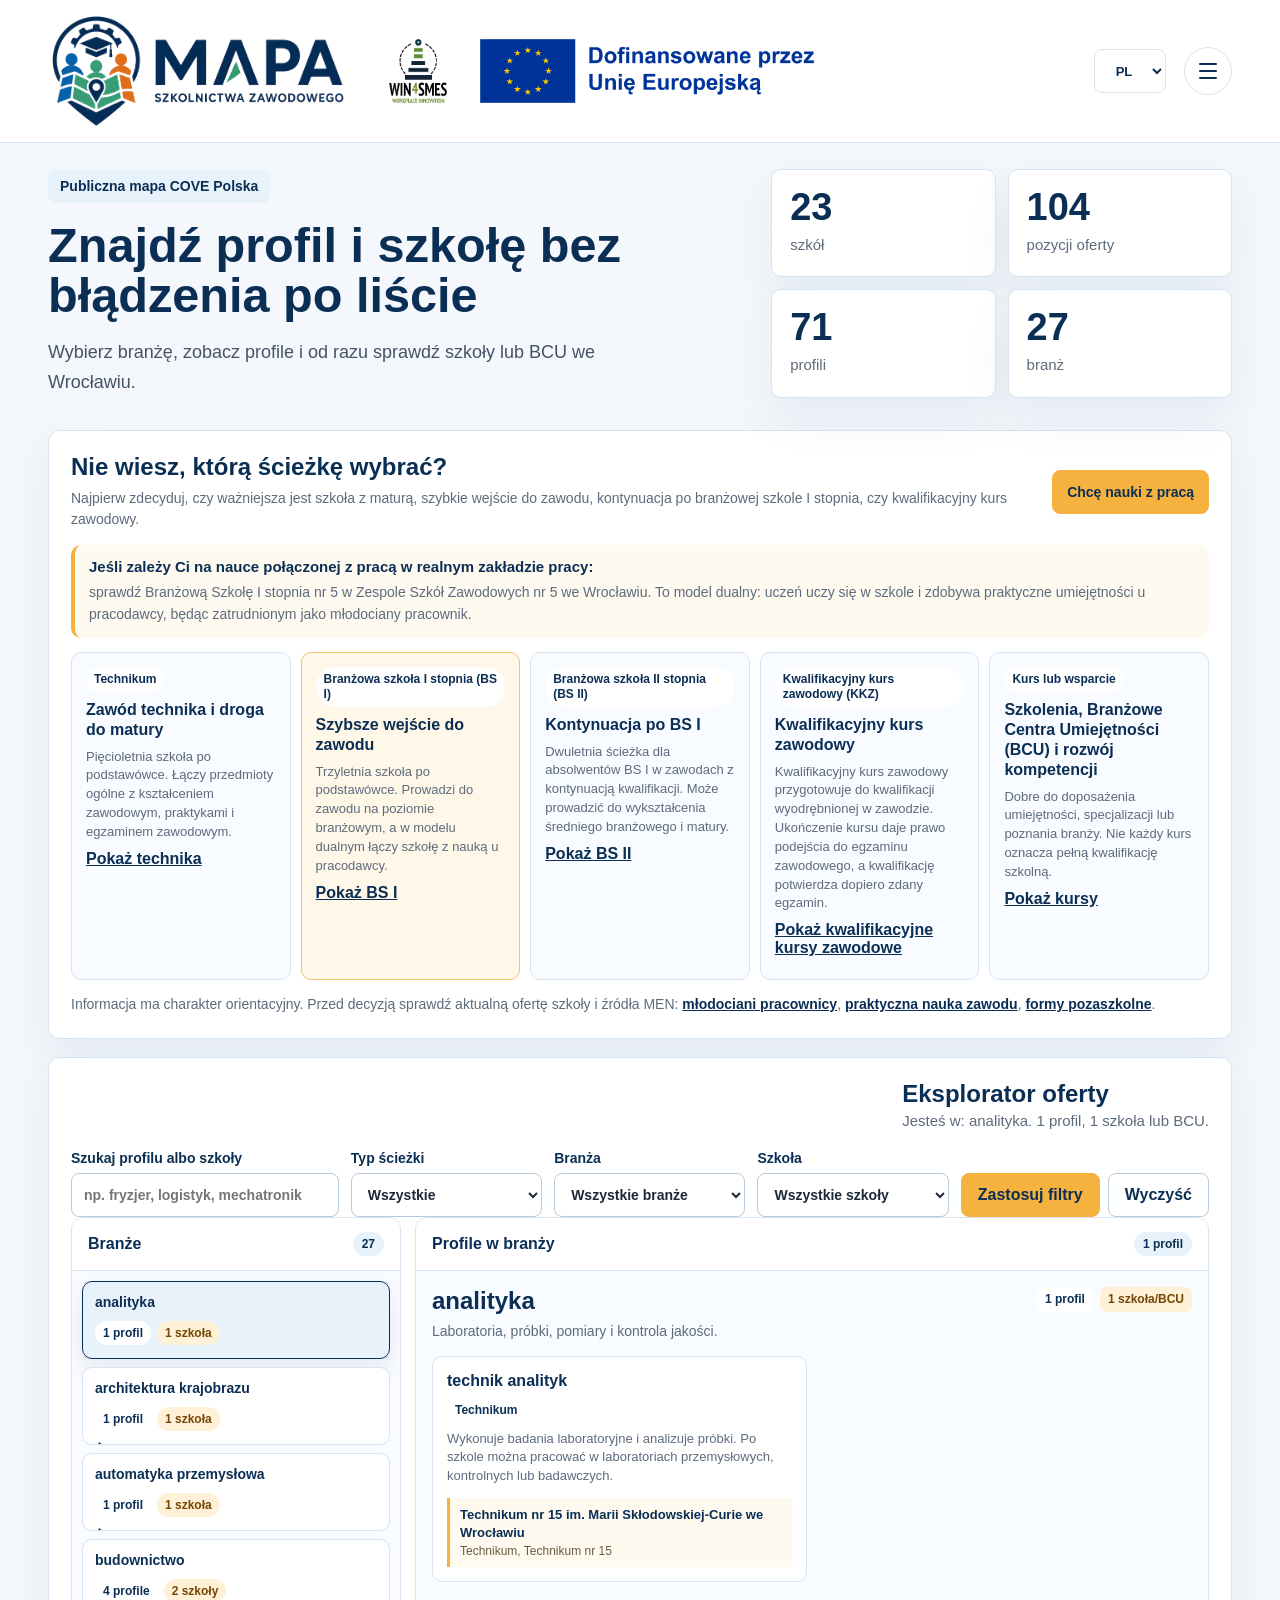
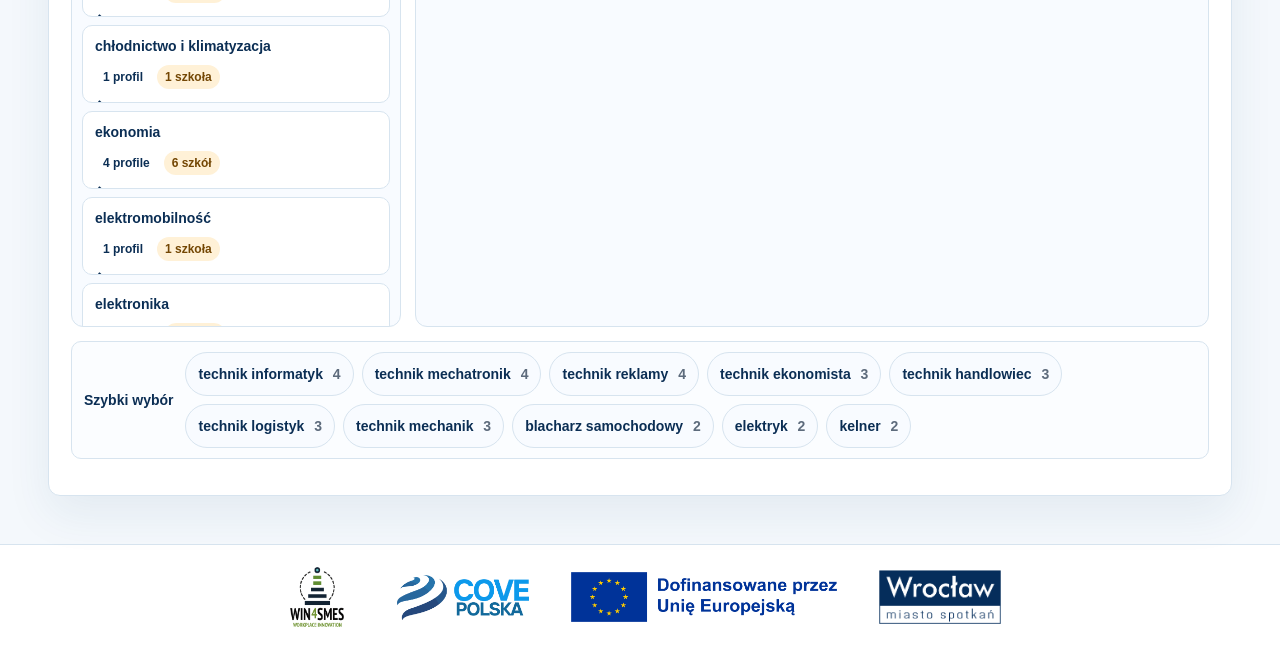
<file: index.html>
<!doctype html>
<html lang="pl">
  <head>
    <meta charset="utf-8">
    <meta name="viewport" content="width=device-width, initial-scale=1">
    <title>Mapa szkolnictwa sektorowego we Wrocławiu</title>
    <meta name="description" content="Publiczna mapa profili, szkół i ścieżek sektorowych we Wrocławiu.">
    <link rel="icon" href="assets/map-logo.png">
    <link rel="stylesheet" href="styles.css">
  </head>
  <body>
    <header class="site-header">
      <div class="header-brand-row">
        <a class="brand" href="./" aria-label="Mapa szkolnictwa sektorowego we Wrocławiu">
          <img src="assets/map-logo.png" alt="Mapa szkolnictwa zawodowego" class="brand-logo">
        </a>
        <div class="header-logos" aria-label="Projekt i finansowanie">
          <a class="logo-slot small" href="https://win4smes.eu/" target="_blank" rel="noopener" aria-label="WIN4SMEs">
            <img src="assets/win4smes-tight.png" alt="WIN4SMEs">
          </a>
          <a class="logo-slot wide" href="https://ec.europa.eu/info/funding-tenders/opportunities/portal/screen/home" target="_blank" rel="noopener" aria-label="Dofinansowane przez Unię Europejską">
            <img src="assets/eu-cofunded-pl-tight.png" alt="Dofinansowane przez Unię Europejską">
          </a>
        </div>
      </div>
      <label class="language-label">
        <span>Język strony</span>
        <select id="languageSelect" name="lang" autocomplete="off" aria-label="Język strony">
          <option value="pl">PL</option>
          <option value="en">EN</option>
          <option value="uk">UA</option>
          <option value="ru">RU</option>
          <option value="be">BE</option>
        </select>
      </label>
      <details class="menu-dropdown">
        <summary aria-label="Otwórz menu">
          <span></span>
          <span></span>
          <span></span>
        </summary>
        <nav class="top-actions" aria-label="Główne linki">
          <a href="./">Mapa</a>
          <a href="./branze.html">Branże</a>
          <a href="./sciezki.html">Ścieżki</a>
          <a href="./szkoly.html">Szkoły</a>
          <a href="./talent-explorer.html">Talent Explorer</a>
        </nav>
      </details>
    </header>

    <main>
      <section class="hero compact-hero">
        <div class="hero-copy">
          <p class="service-label">Publiczna mapa COVE Polska</p>
          <h1>Znajdź profil i szkołę bez błądzenia po liście</h1>
          <p class="lead">
            Wybierz branżę, zobacz profile i od razu sprawdź szkoły lub BCU we Wrocławiu.
          </p>
        </div>
        <div class="hero-panel" aria-label="Podsumowanie mapy">
          <div class="stat">
            <strong id="stat-schools">0</strong>
            <span>szkół</span>
          </div>
          <div class="stat">
            <strong id="stat-programs">0</strong>
            <span>pozycji oferty</span>
          </div>
          <div class="stat">
            <strong id="stat-profiles">0</strong>
            <span>profili</span>
          </div>
          <div class="stat">
            <strong id="stat-branches">0</strong>
            <span>branż</span>
          </div>
        </div>
      </section>

      <section class="path-guide" id="sciezki" aria-labelledby="path-title">
        <div class="path-guide-intro">
          <div>
            <h2 id="path-title">Nie wiesz, którą ścieżkę wybrać?</h2>
            <p>
              Najpierw zdecyduj, czy ważniejsza jest szkoła z maturą, szybkie wejście do zawodu,
              kontynuacja po branżowej szkole I stopnia, czy kwalifikacyjny kurs zawodowy.
            </p>
          </div>
          <a class="path-cta" href="?educationType=bs_i&school=Zesp%C3%B3%C5%82%20Szk%C3%B3%C5%82%20Zawodowych%20nr%205%20we%20Wroc%C5%82awiu#branze">
            Chcę nauki z pracą
          </a>
        </div>

        <div class="dual-note">
          <strong>Jeśli zależy Ci na nauce połączonej z pracą w realnym zakładzie pracy:</strong>
          <p>
            sprawdź Branżową Szkołę I stopnia nr 5 w Zespole Szkół Zawodowych nr 5 we Wrocławiu.
            To model dualny: uczeń uczy się w szkole i zdobywa praktyczne umiejętności u pracodawcy,
            będąc zatrudnionym jako młodociany pracownik.
          </p>
        </div>

        <div class="pathway-grid" aria-label="Porównanie typów ścieżek">
          <article class="pathway-card">
            <span>Technikum</span>
            <h3>Zawód technika i droga do matury</h3>
            <p>Pięcioletnia szkoła po podstawówce. Łączy przedmioty ogólne z kształceniem zawodowym, praktykami i egzaminem zawodowym.</p>
            <a href="?educationType=technikum#branze">Pokaż technika</a>
          </article>
          <article class="pathway-card highlight">
            <span>Branżowa szkoła I stopnia (BS I)</span>
            <h3>Szybsze wejście do zawodu</h3>
            <p>Trzyletnia szkoła po podstawówce. Prowadzi do zawodu na poziomie branżowym, a w modelu dualnym łączy szkołę z nauką u pracodawcy.</p>
            <a href="?educationType=bs_i#branze">Pokaż BS I</a>
          </article>
          <article class="pathway-card">
            <span>Branżowa szkoła II stopnia (BS II)</span>
            <h3>Kontynuacja po BS I</h3>
            <p>Dwuletnia ścieżka dla absolwentów BS I w zawodach z kontynuacją kwalifikacji. Może prowadzić do wykształcenia średniego branżowego i matury.</p>
            <a href="?educationType=bs_ii#branze">Pokaż BS II</a>
          </article>
          <article class="pathway-card">
            <span>Kwalifikacyjny kurs zawodowy (KKZ)</span>
            <h3>Kwalifikacyjny kurs zawodowy</h3>
            <p>Kwalifikacyjny kurs zawodowy przygotowuje do kwalifikacji wyodrębnionej w zawodzie. Ukończenie kursu daje prawo podejścia do egzaminu zawodowego, a kwalifikację potwierdza dopiero zdany egzamin.</p>
            <a href="?educationType=kkz#branze">Pokaż kwalifikacyjne kursy zawodowe</a>
          </article>
          <article class="pathway-card">
            <span>Kurs lub wsparcie</span>
            <h3>Szkolenia, Branżowe Centra Umiejętności (BCU) i rozwój kompetencji</h3>
            <p>Dobre do doposażenia umiejętności, specjalizacji lub poznania branży. Nie każdy kurs oznacza pełną kwalifikację szkolną.</p>
            <a href="?educationType=kurs#branze">Pokaż kursy</a>
          </article>
        </div>

        <p class="path-disclaimer">
          Informacja ma charakter orientacyjny. Przed decyzją sprawdź aktualną ofertę szkoły i źródła MEN:
          <a href="https://www.gov.pl/web/edukacja/przygotowanie-zawodowe-mlodocianych-pracownikow-w-formie-nauki-zawodu" target="_blank" rel="noreferrer">młodociani pracownicy</a>,
          <a href="https://www.gov.pl/web/edukacja/praktyczna-nauka-zawodu" target="_blank" rel="noreferrer">praktyczna nauka zawodu</a>,
          <a href="https://www.gov.pl/web/edukacja/ksztalcenie-w-formach-pozaszkolnych" target="_blank" rel="noreferrer">formy pozaszkolne</a>.
        </p>
      </section>

      <section class="explorer-shell" id="branze" aria-labelledby="branch-title">
        <div class="section-heading explorer-heading">
          <div>
            <h2 id="branch-title">Eksplorator oferty</h2>
            <p id="currentPath">Wybierz branżę po lewej albo użyj wyszukiwarki.</p>
          </div>
        </div>

        <form class="filters" id="filters">
          <label>
            <span>Szukaj profilu albo szkoły</span>
            <input id="q" name="q" type="search" autocomplete="off" placeholder="np. fryzjer, logistyk, mechatronik">
          </label>
          <label>
            <span>Typ ścieżki</span>
            <select id="educationType" name="educationType">
              <option value="">Wszystkie</option>
              <option value="technikum">Technikum</option>
              <option value="bs_i">BS I stopnia</option>
              <option value="bs_ii">BS II stopnia</option>
              <option value="kkz">Kwalifikacyjny kurs zawodowy (KKZ)</option>
              <option value="kurs">Kurs lub wsparcie</option>
            </select>
          </label>
          <label>
            <span>Branża</span>
            <select id="branch" name="branch"></select>
          </label>
          <label>
            <span>Szkoła</span>
            <select id="school" name="school"></select>
          </label>
          <div class="filter-actions">
            <button class="primary-button" type="submit">Pokaż wyniki</button>
            <button class="secondary-button" type="button" id="clearFilters">Wyczyść</button>
          </div>
        </form>

        <div class="explorer-grid">
          <aside class="branch-browser" aria-label="Lista branż">
            <div class="panel-title">
              <h3>Branże</h3>
              <span id="branchCount">0</span>
            </div>
            <div class="branch-accordion" id="branchAccordion" aria-live="polite"></div>
          </aside>

          <section class="profile-browser" aria-labelledby="profile-title">
            <div class="panel-title">
              <h3 id="profile-title">Profile w branży</h3>
              <span id="profileCount">0</span>
            </div>
            <div class="branch-detail" id="branchDetail" aria-live="polite"></div>
          </section>
        </div>

        <div class="quick-strip" aria-labelledby="quick-title">
          <h3 id="quick-title">Szybki wybór</h3>
          <div class="chips" id="quickProfiles"></div>
        </div>
      </section>
    </main>

    <footer class="site-footer">
      <div class="footer-logos" aria-label="Logotypy partnerów i finansowania">
        <a class="logo-slot footer-logo" href="https://win4smes.eu/" target="_blank" rel="noopener" aria-label="WIN4SMEs">
          <img src="assets/win4smes-tight.png" alt="WIN4SMEs">
        </a>
        <a class="logo-slot footer-logo" href="https://covepolska.pl/" target="_blank" rel="noopener" aria-label="COVE Polska">
          <img src="assets/cove-polska-tight.png" alt="COVE Polska">
        </a>
        <a class="logo-slot footer-logo" href="https://ec.europa.eu/info/funding-tenders/opportunities/portal/screen/home" target="_blank" rel="noopener" aria-label="Dofinansowane przez Unię Europejską">
          <img src="assets/eu-cofunded-pl-tight.png" alt="Dofinansowane przez Unię Europejską">
        </a>
        <a class="logo-slot footer-logo" href="https://www.wroclaw.pl/" target="_blank" rel="noopener" aria-label="Wrocław Miasto Spotkań">
          <img src="assets/wroclaw-miasto-spotkan-tight.png" alt="Wrocław Miasto Spotkań">
        </a>
      </div>
    </footer>

    <script src="app.js" type="module"></script>
  </body>
</html>
</file>
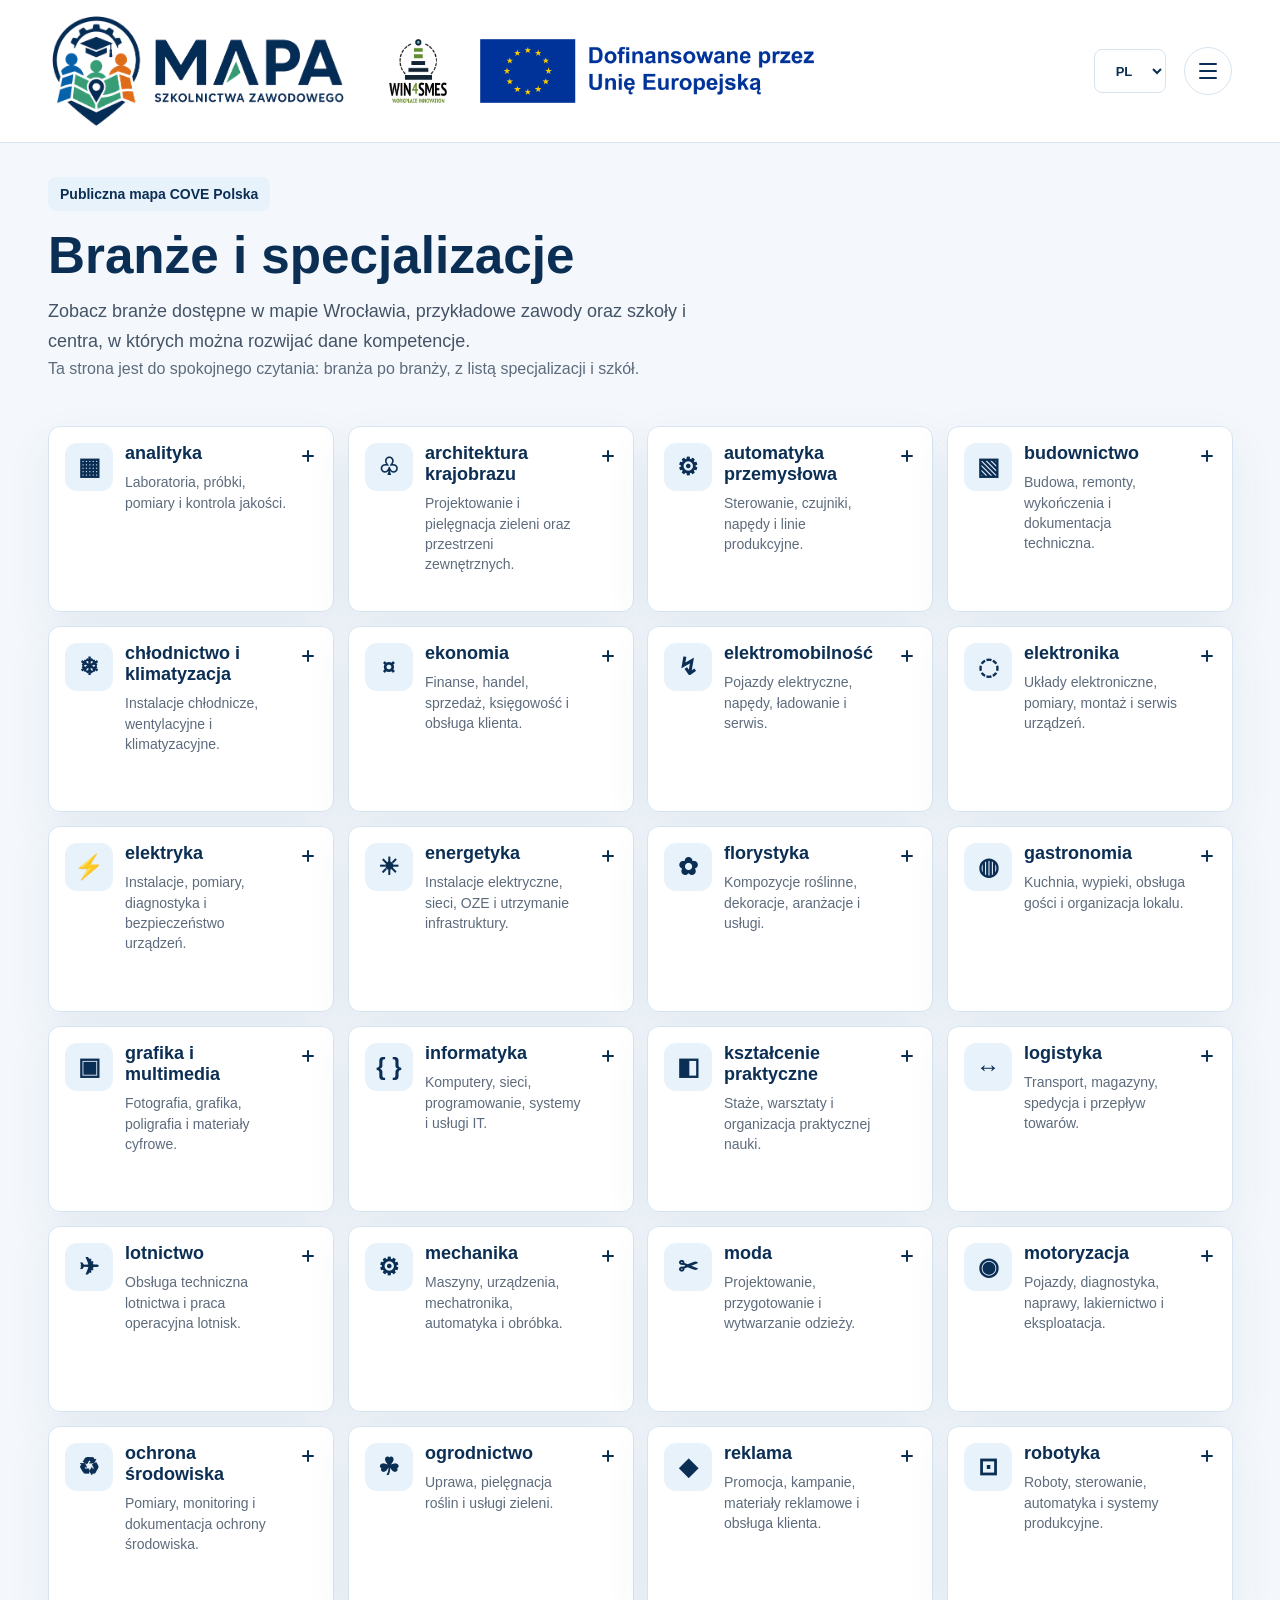
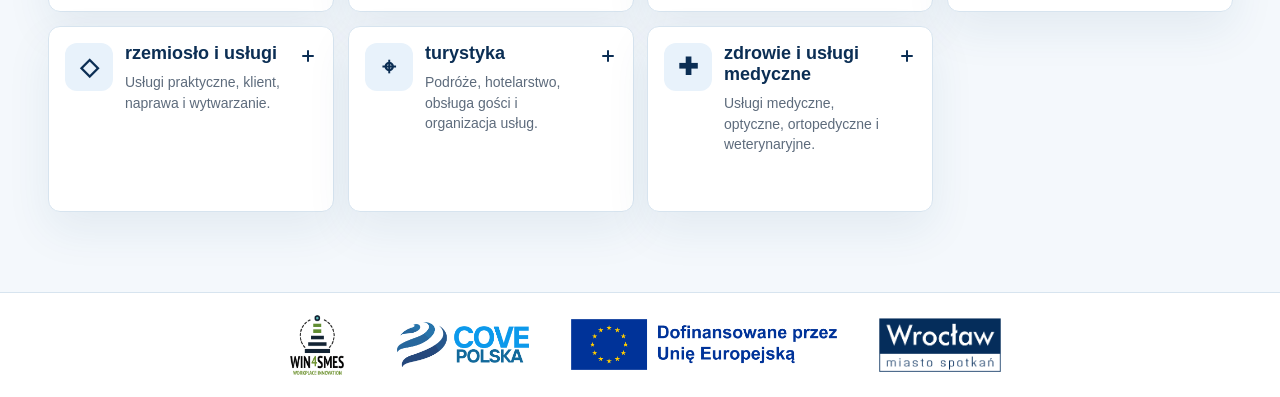
<file: branze.html>
<!doctype html>
<html lang="pl">
  <head>
    <meta charset="utf-8">
    <meta name="viewport" content="width=device-width, initial-scale=1">
    <title>Branże i specjalizacje - Mapa szkolnictwa sektorowego we Wrocławiu</title>
    <meta name="description" content="Przegląd branż, specjalizacji, zawodów i szkół w mapie sektorowej Wrocławia.">
    <link rel="icon" href="assets/map-logo.png">
    <link rel="stylesheet" href="styles.css">
  </head>
  <body data-page="branches">
    <header class="site-header">
      <div class="header-brand-row">
        <a class="brand" href="./" aria-label="Mapa szkolnictwa sektorowego we Wrocławiu">
          <img src="assets/map-logo.png" alt="Mapa szkolnictwa zawodowego" class="brand-logo">
        </a>
        <div class="header-logos" aria-label="Projekt i finansowanie">
          <a class="logo-slot small" href="https://win4smes.eu/" target="_blank" rel="noopener" aria-label="WIN4SMEs">
            <img src="assets/win4smes-tight.png" alt="WIN4SMEs">
          </a>
          <a class="logo-slot wide" href="https://ec.europa.eu/regional_policy/information-sources/logo-download-center_en" target="_blank" rel="noopener" aria-label="Dofinansowane przez Unię Europejską">
            <img src="assets/eu-cofunded-pl-tight.png" alt="Dofinansowane przez Unię Europejską">
          </a>
        </div>
      </div>
      <label class="language-label">
        <span>Język strony</span>
        <select id="languageSelect" name="lang" autocomplete="off" aria-label="Język strony">
          <option value="pl">PL</option>
          <option value="en">EN</option>
          <option value="uk">UA</option>
          <option value="ru">RU</option>
          <option value="be">BE</option>
        </select>
      </label>
      <details class="menu-dropdown">
        <summary aria-label="Otwórz menu"><span></span><span></span><span></span></summary>
        <nav class="top-actions" aria-label="Główne linki">
          <a href="./">Mapa</a>
          <a href="./branze.html">Branże</a>
          <a href="./sciezki.html">Ścieżki</a>
          <a href="./szkoly.html">Szkoły</a>
          <a href="./talent-explorer.html">Talent Explorer</a>
        </nav>
      </details>
    </header>

    <main class="info-page">
      <section class="info-hero">
        <p class="service-label">Publiczna mapa COVE Polska</p>
        <h1 id="page-title">Branże i specjalizacje</h1>
        <p class="lead" id="page-lead">Przegląd branż pokazuje, jakie profile i zawody są dostępne w szkołach oraz BCU we Wrocławiu.</p>
        <p id="page-intro">Kliknięcie w branżę na mapie służy szybkiemu podglądowi. Ta strona jest do spokojnego czytania: branża po branży, z listą specjalizacji i szkół.</p>
      </section>
      <section class="info-list" id="page-content" aria-live="polite"></section>
    </main>

    <footer class="site-footer">
      <div class="footer-logos" aria-label="Logotypy partnerów i finansowania">
        <a class="logo-slot footer-logo" href="https://win4smes.eu/" target="_blank" rel="noopener" aria-label="WIN4SMEs">
          <img src="assets/win4smes-tight.png" alt="WIN4SMEs">
        </a>
        <a class="logo-slot footer-logo" href="https://covepolska.pl/" target="_blank" rel="noopener" aria-label="COVE Polska">
          <img src="assets/cove-polska-tight.png" alt="COVE Polska">
        </a>
        <a class="logo-slot footer-logo" href="https://ec.europa.eu/regional_policy/information-sources/logo-download-center_en" target="_blank" rel="noopener" aria-label="Dofinansowane przez Unię Europejską">
          <img src="assets/eu-cofunded-pl-tight.png" alt="Dofinansowane przez Unię Europejską">
        </a>
        <a class="logo-slot footer-logo" href="https://www.wroclaw.pl/" target="_blank" rel="noopener" aria-label="Wrocław Miasto Spotkań">
          <img src="assets/wroclaw-miasto-spotkan-tight.png" alt="Wrocław Miasto Spotkań">
        </a>
      </div>
    </footer>

    <script src="pages.js" type="module"></script>
  </body>
</html>
</file>
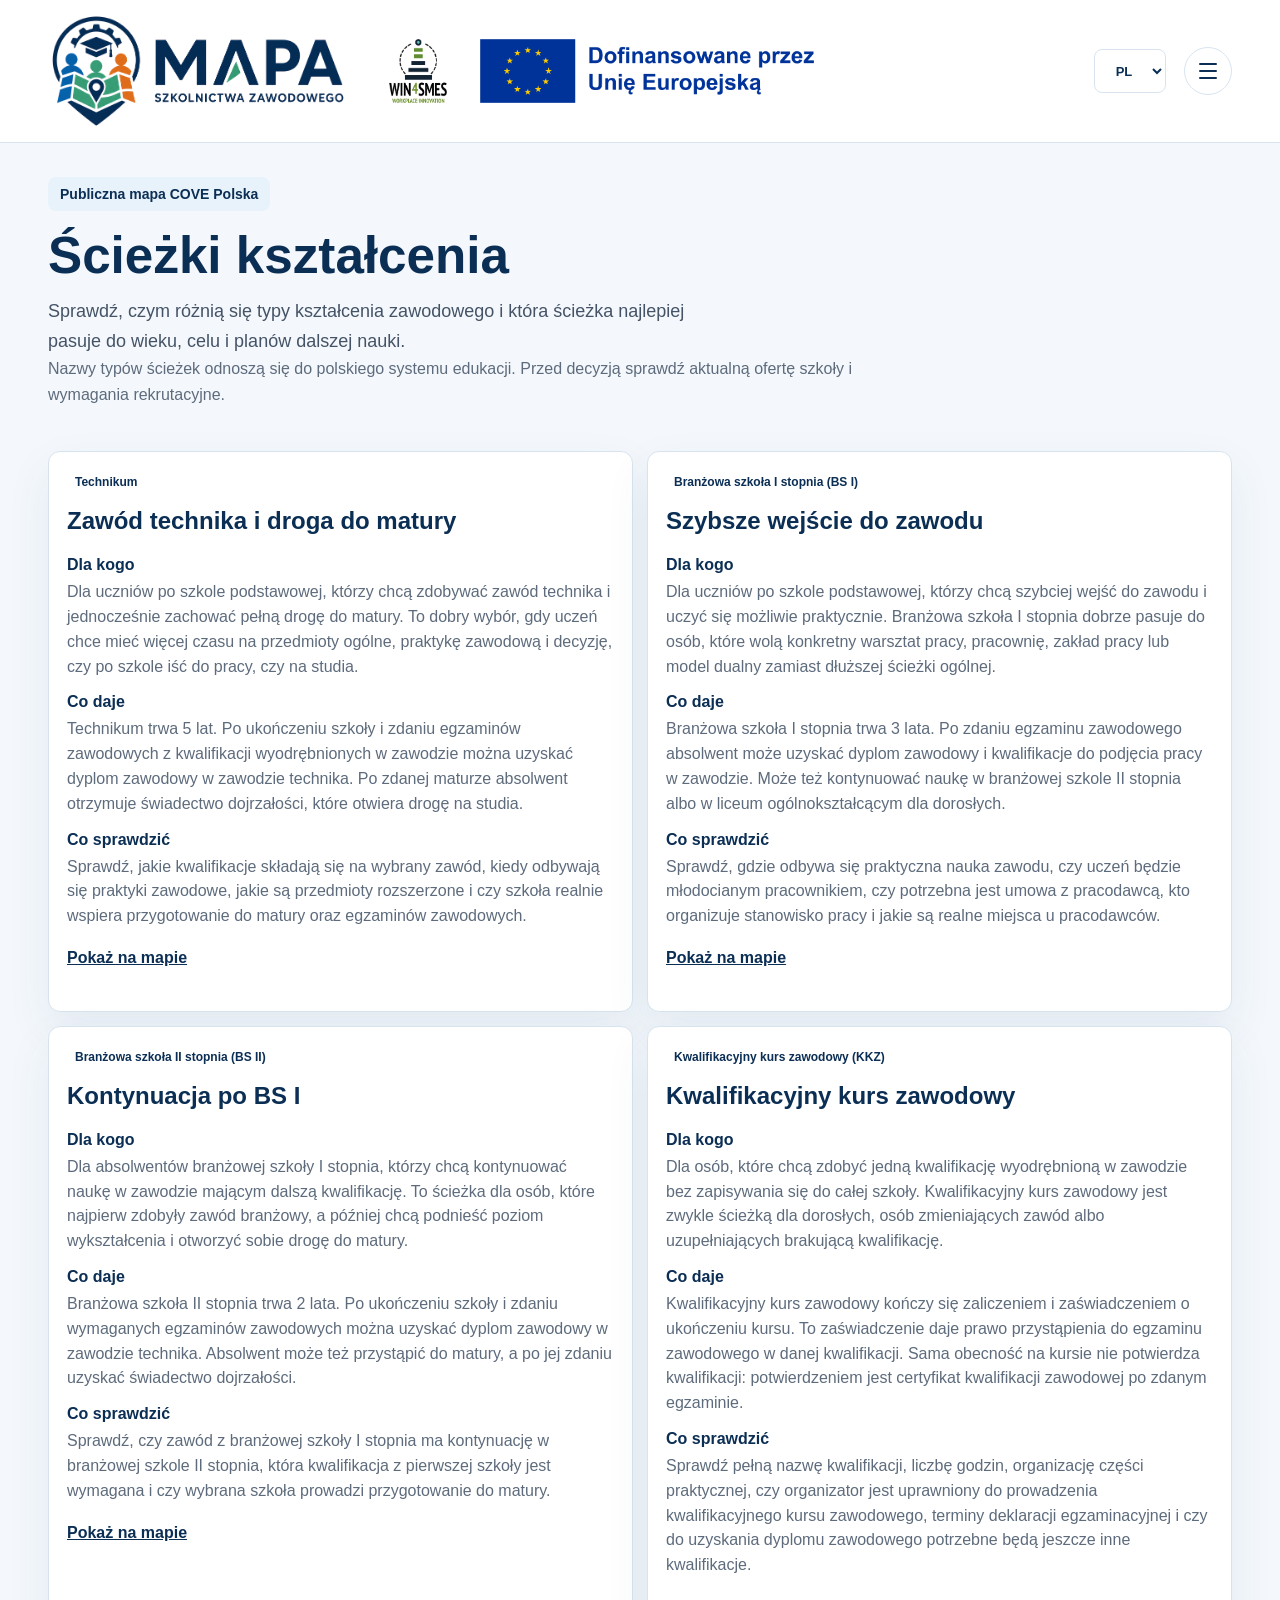
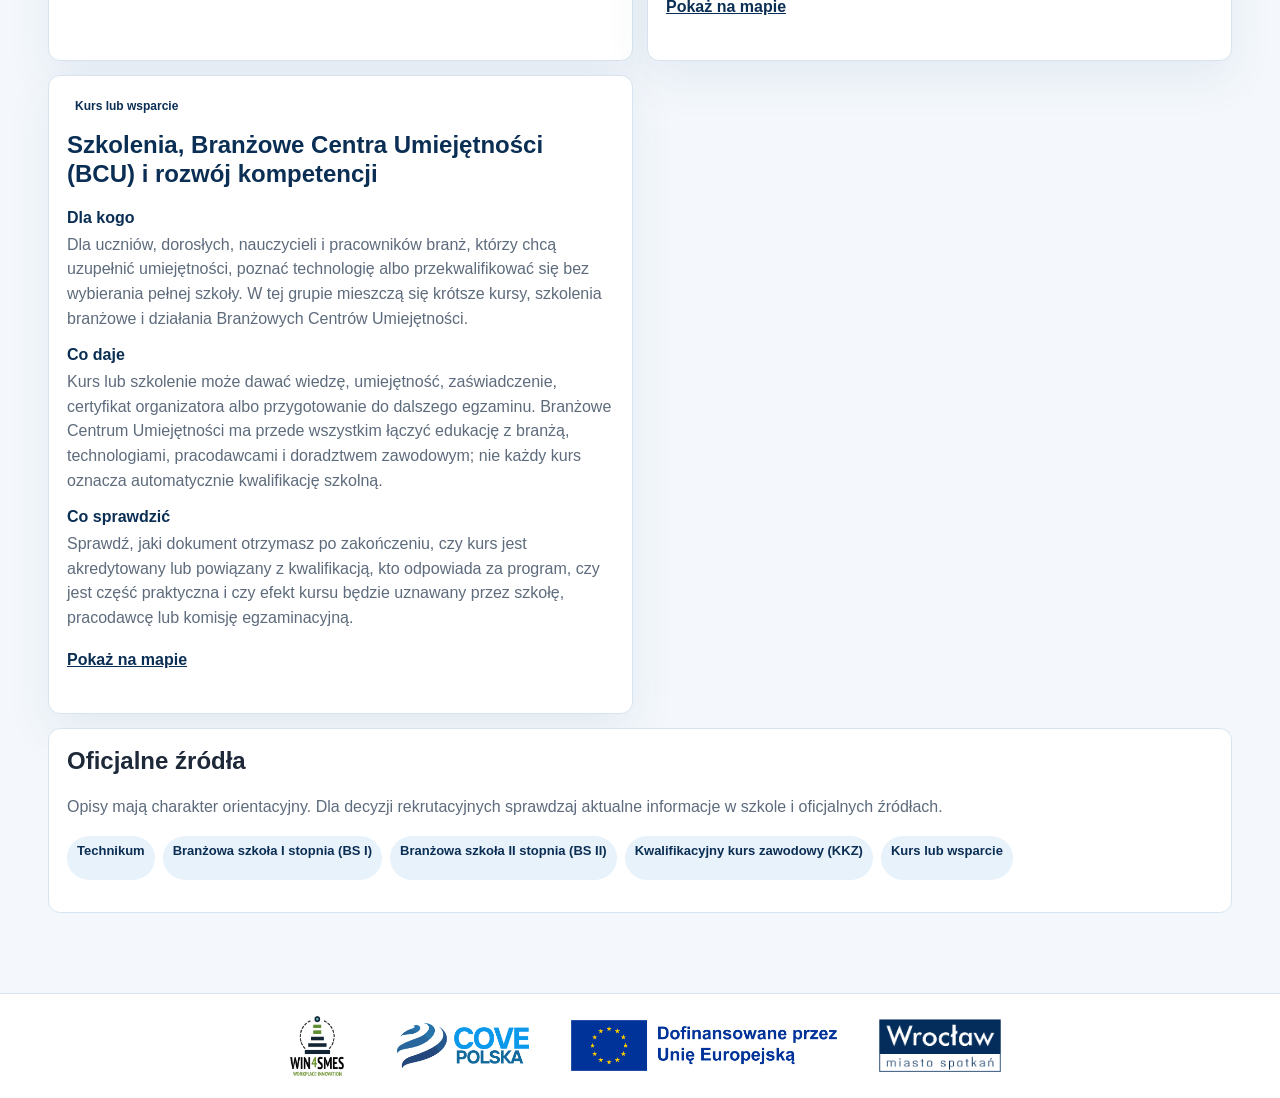
<file: sciezki.html>
<!doctype html>
<html lang="pl">
  <head>
    <meta charset="utf-8">
    <meta name="viewport" content="width=device-width, initial-scale=1">
    <title>Ścieżki kształcenia - Mapa szkolnictwa sektorowego we Wrocławiu</title>
    <meta name="description" content="Porównanie typów szkół i kursów w polskim systemie kształcenia zawodowego.">
    <link rel="icon" href="assets/map-logo.png">
    <link rel="stylesheet" href="styles.css">
  </head>
  <body data-page="pathways">
    <header class="site-header">
      <div class="header-brand-row">
        <a class="brand" href="./" aria-label="Mapa szkolnictwa sektorowego we Wrocławiu">
          <img src="assets/map-logo.png" alt="Mapa szkolnictwa zawodowego" class="brand-logo">
        </a>
        <div class="header-logos" aria-label="Projekt i finansowanie">
          <a class="logo-slot small" href="https://win4smes.eu/" target="_blank" rel="noopener" aria-label="WIN4SMEs">
            <img src="assets/win4smes-tight.png" alt="WIN4SMEs">
          </a>
          <a class="logo-slot wide" href="https://ec.europa.eu/regional_policy/information-sources/logo-download-center_en" target="_blank" rel="noopener" aria-label="Dofinansowane przez Unię Europejską">
            <img src="assets/eu-cofunded-pl-tight.png" alt="Dofinansowane przez Unię Europejską">
          </a>
        </div>
      </div>
      <label class="language-label">
        <span>Język strony</span>
        <select id="languageSelect" name="lang" autocomplete="off" aria-label="Język strony">
          <option value="pl">PL</option>
          <option value="en">EN</option>
          <option value="uk">UA</option>
          <option value="ru">RU</option>
          <option value="be">BE</option>
        </select>
      </label>
      <details class="menu-dropdown">
        <summary aria-label="Otwórz menu"><span></span><span></span><span></span></summary>
        <nav class="top-actions" aria-label="Główne linki">
          <a href="./">Mapa</a>
          <a href="./branze.html">Branże</a>
          <a href="./sciezki.html">Ścieżki</a>
          <a href="./szkoly.html">Szkoły</a>
          <a href="./talent-explorer.html">Talent Explorer</a>
        </nav>
      </details>
    </header>

    <main class="info-page">
      <section class="info-hero">
        <p class="service-label">Publiczna mapa COVE Polska</p>
        <h1 id="page-title">Ścieżki kształcenia</h1>
        <p class="lead" id="page-lead">Porównanie typów szkół i kursów pomaga wybrać drogę dopasowaną do celu: matura, szybkie wejście do zawodu, kontynuacja kwalifikacji albo kurs.</p>
        <p id="page-intro">Nazwy typów ścieżek odnoszą się do polskiego systemu edukacji. Przed decyzją zawsze warto sprawdzić aktualną ofertę szkoły i wymagania rekrutacyjne.</p>
      </section>
      <section class="info-list" id="page-content" aria-live="polite"></section>
    </main>

    <footer class="site-footer">
      <div class="footer-logos" aria-label="Logotypy partnerów i finansowania">
        <a class="logo-slot footer-logo" href="https://win4smes.eu/" target="_blank" rel="noopener" aria-label="WIN4SMEs">
          <img src="assets/win4smes-tight.png" alt="WIN4SMEs">
        </a>
        <a class="logo-slot footer-logo" href="https://covepolska.pl/" target="_blank" rel="noopener" aria-label="COVE Polska">
          <img src="assets/cove-polska-tight.png" alt="COVE Polska">
        </a>
        <a class="logo-slot footer-logo" href="https://ec.europa.eu/regional_policy/information-sources/logo-download-center_en" target="_blank" rel="noopener" aria-label="Dofinansowane przez Unię Europejską">
          <img src="assets/eu-cofunded-pl-tight.png" alt="Dofinansowane przez Unię Europejską">
        </a>
        <a class="logo-slot footer-logo" href="https://www.wroclaw.pl/" target="_blank" rel="noopener" aria-label="Wrocław Miasto Spotkań">
          <img src="assets/wroclaw-miasto-spotkan-tight.png" alt="Wrocław Miasto Spotkań">
        </a>
      </div>
    </footer>

    <script src="pages.js" type="module"></script>
  </body>
</html>
</file>
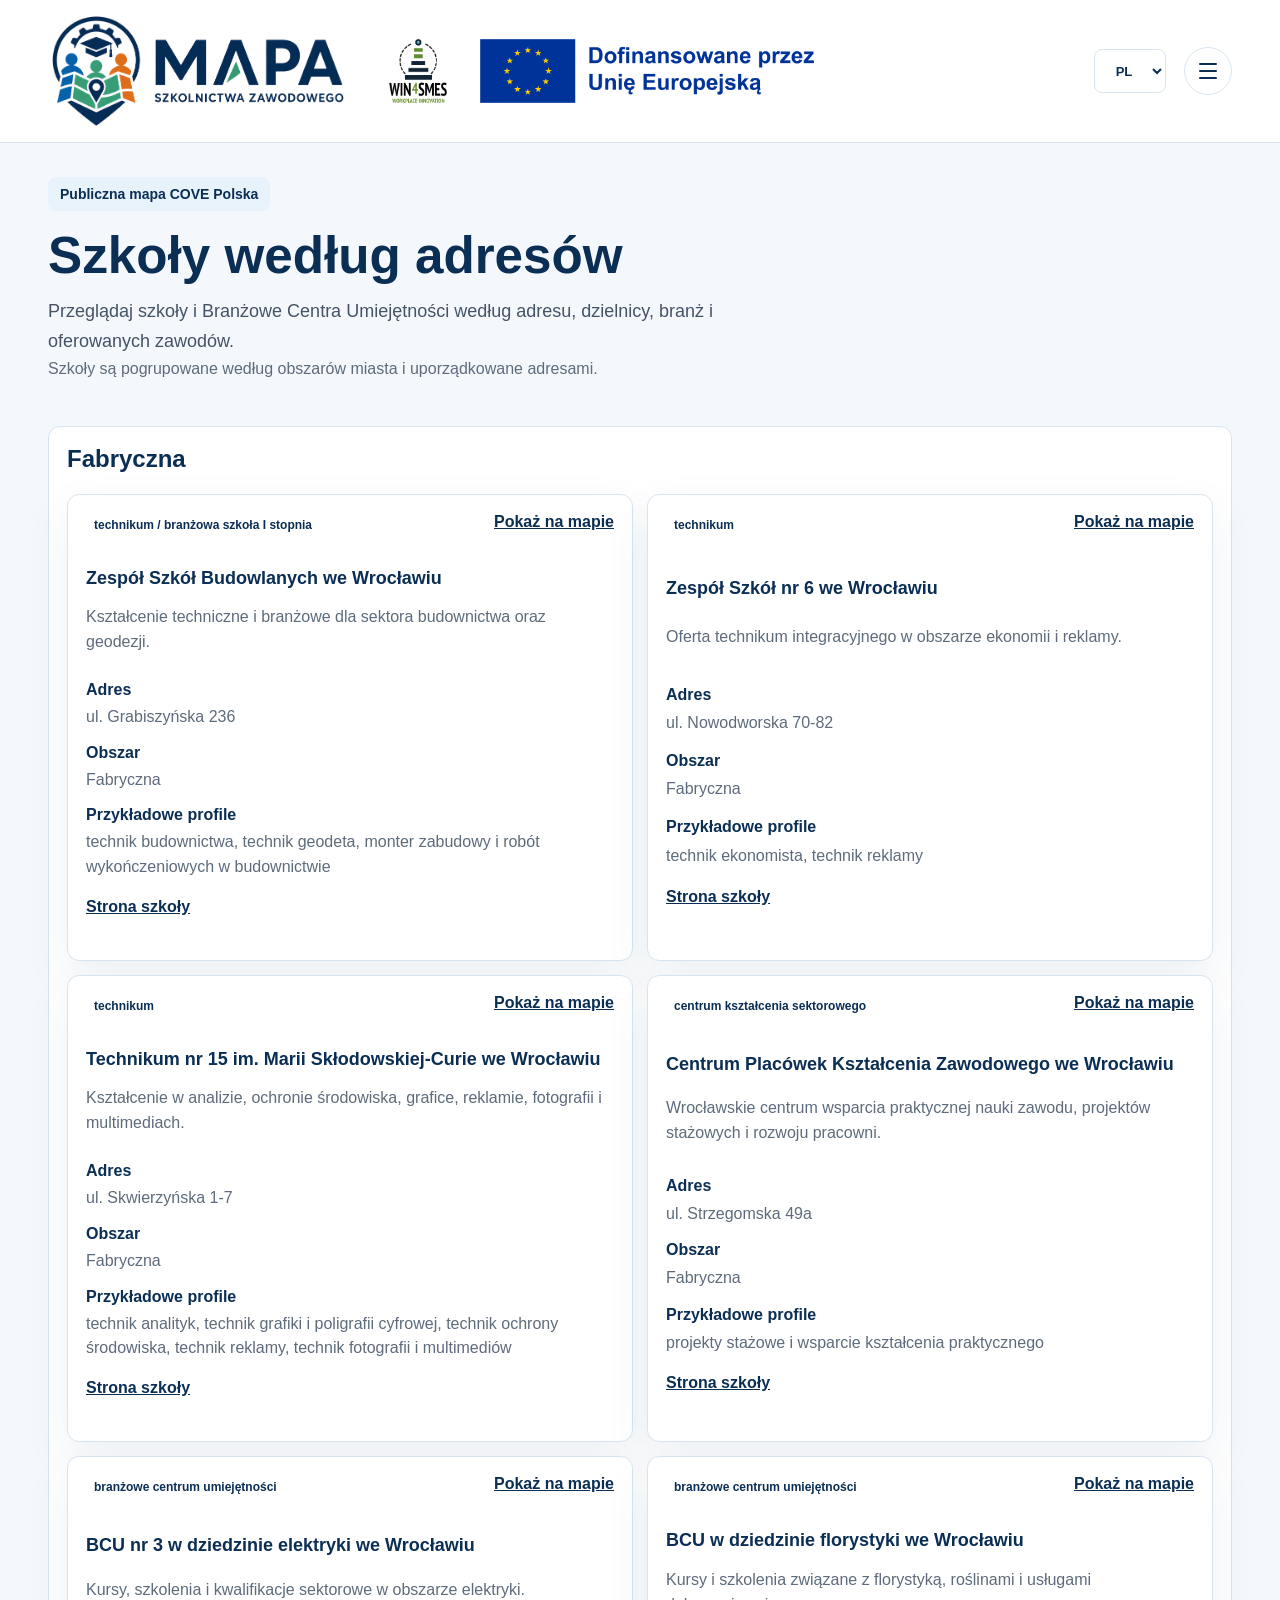
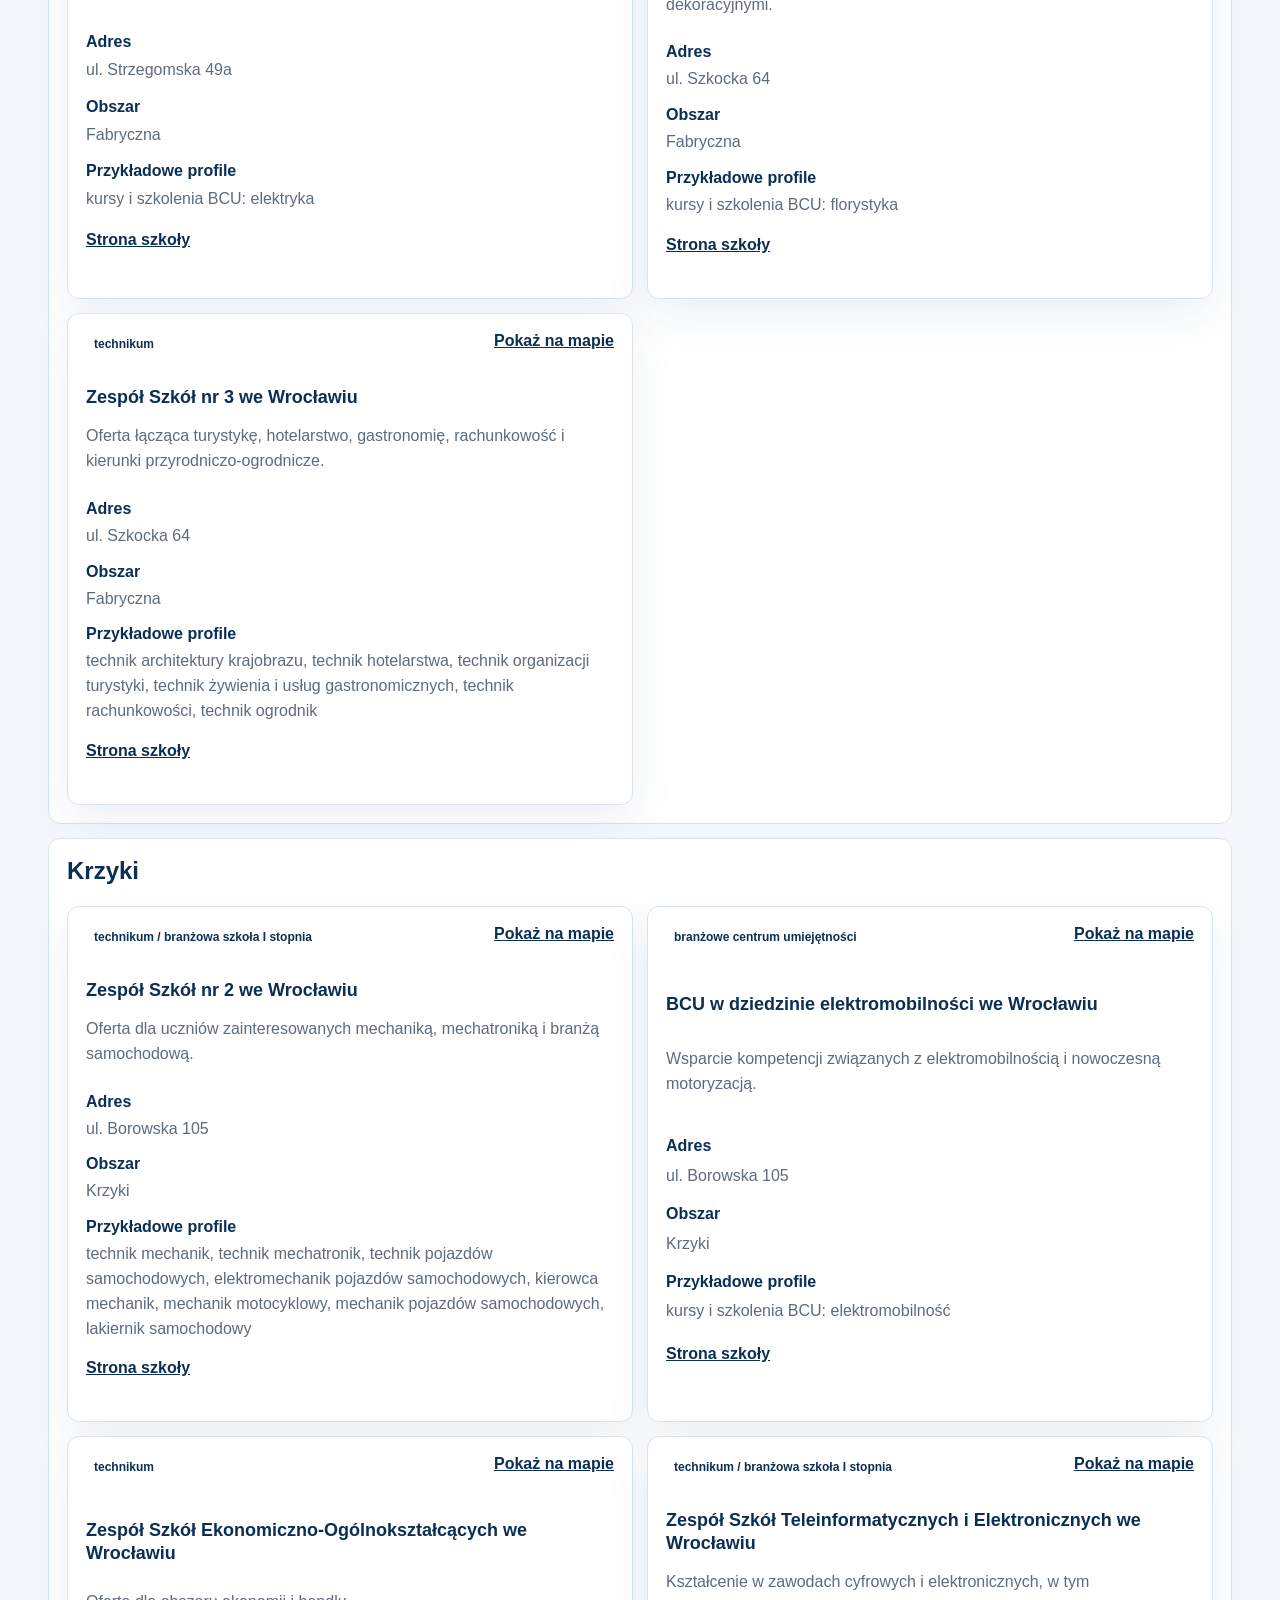
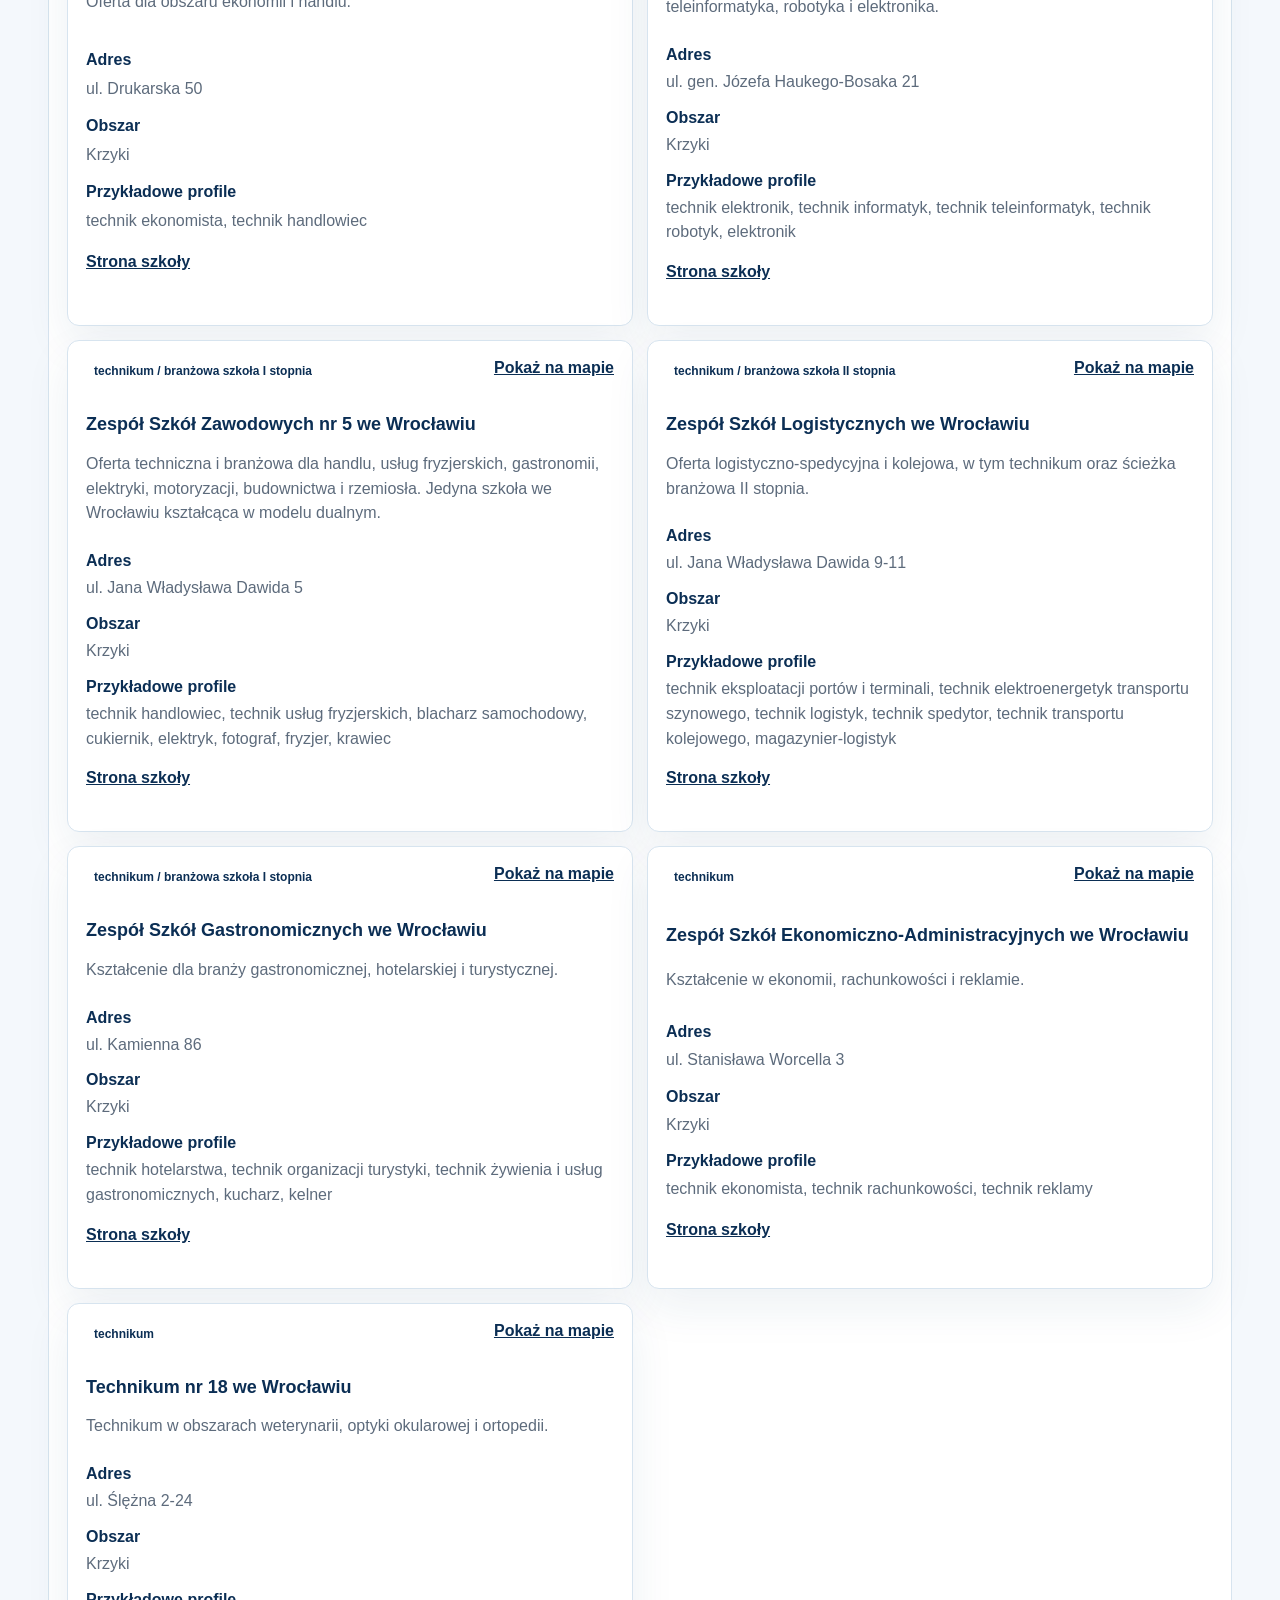
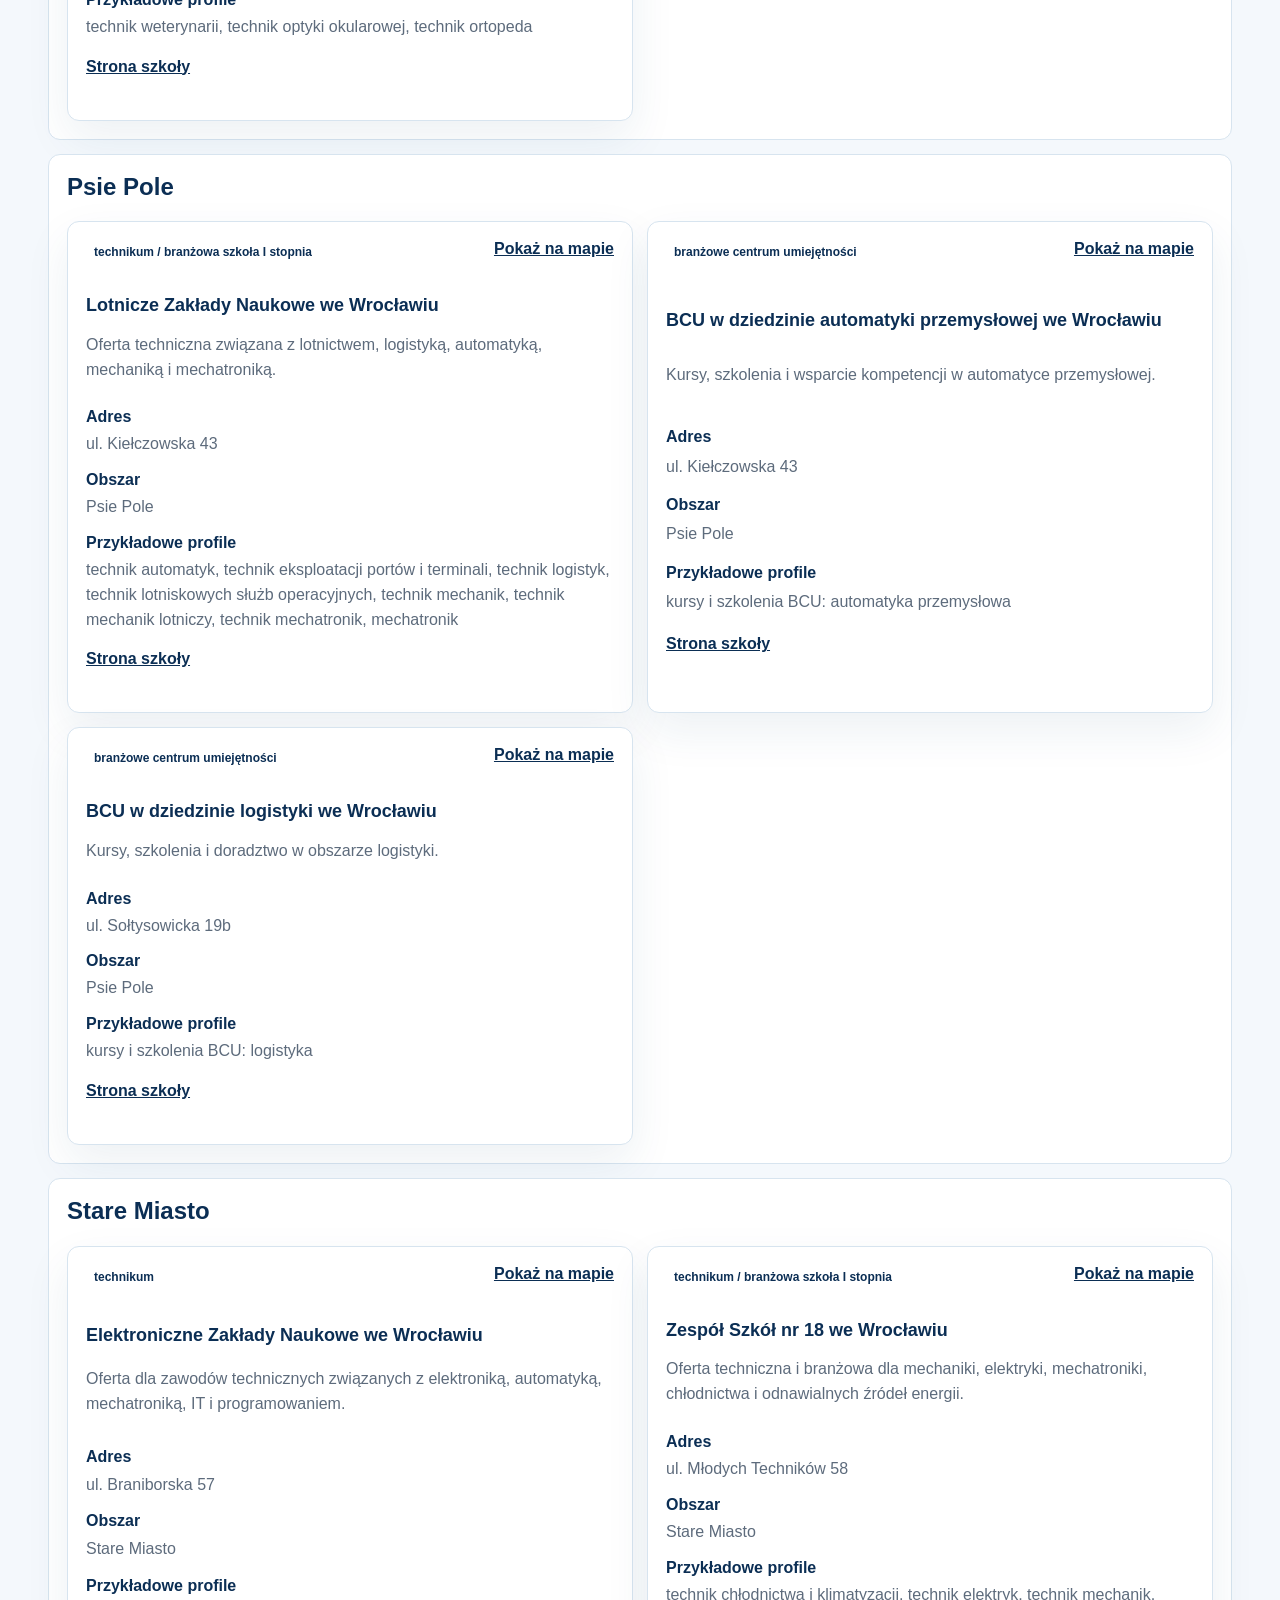
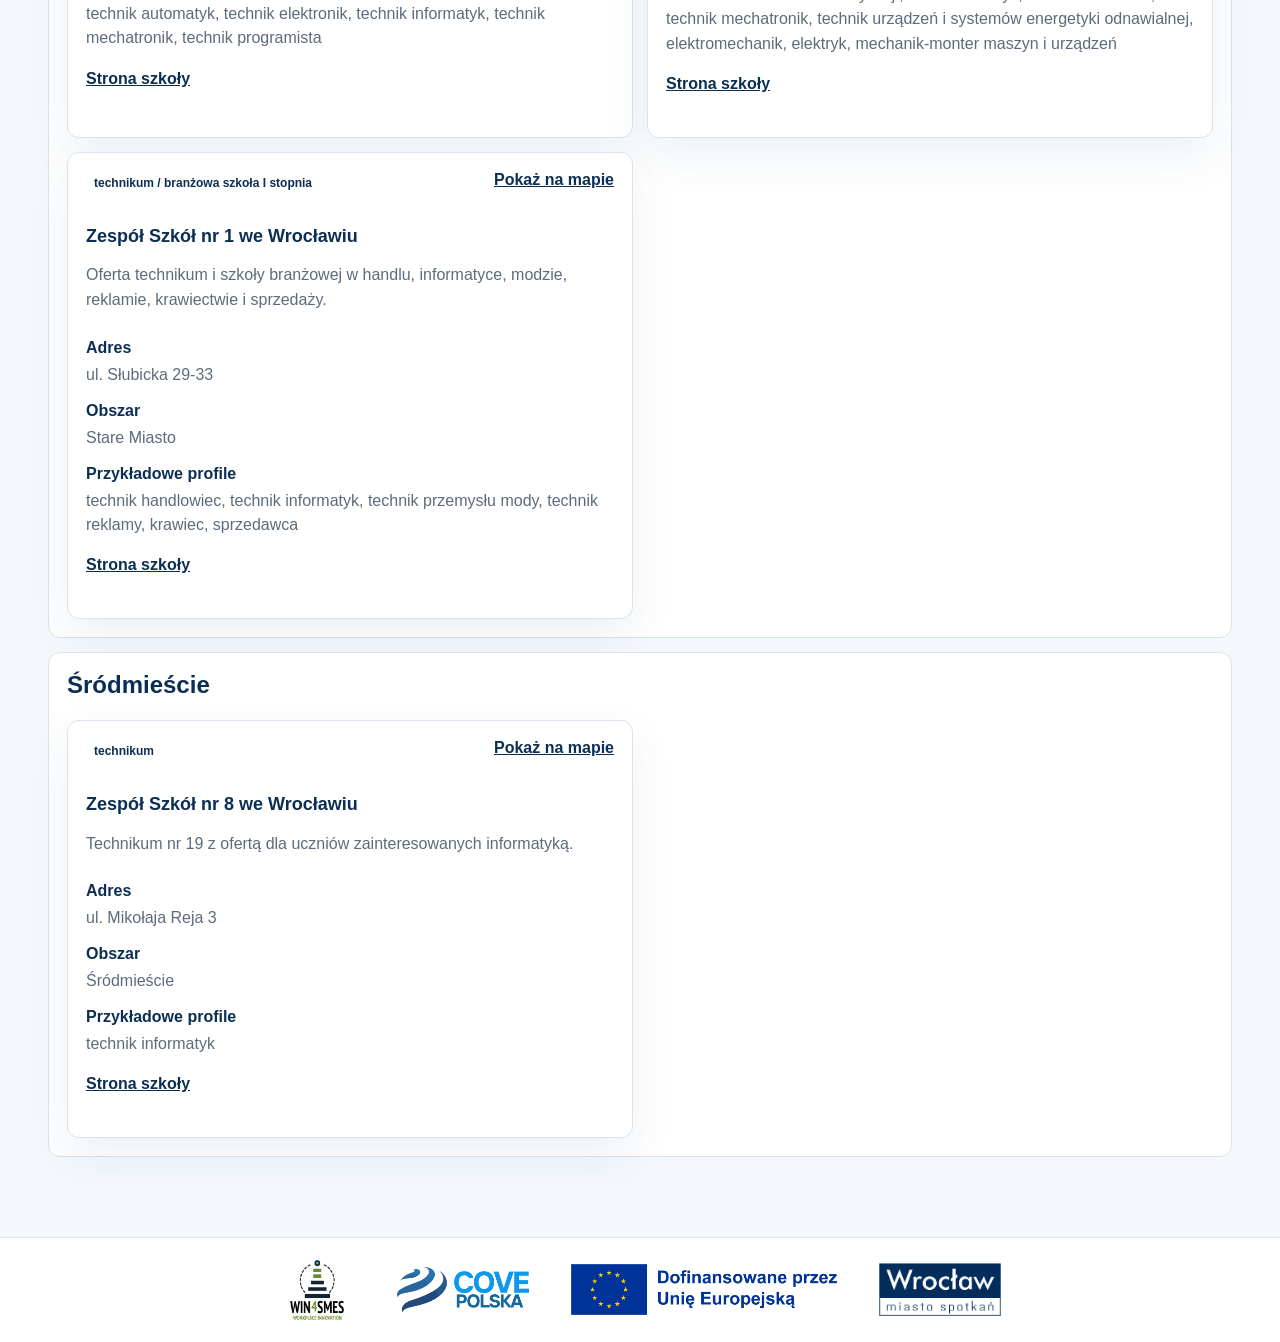
<file: szkoly.html>
<!doctype html>
<html lang="pl">
  <head>
    <meta charset="utf-8">
    <meta name="viewport" content="width=device-width, initial-scale=1">
    <title>Szkoły według adresów - Mapa szkolnictwa sektorowego we Wrocławiu</title>
    <meta name="description" content="Lista szkół i BCU z adresami, obszarami miasta, opisami i przykładowymi profilami.">
    <link rel="icon" href="assets/map-logo.png">
    <link rel="stylesheet" href="styles.css">
  </head>
  <body data-page="schools">
    <header class="site-header">
      <div class="header-brand-row">
        <a class="brand" href="./" aria-label="Mapa szkolnictwa sektorowego we Wrocławiu">
          <img src="assets/map-logo.png" alt="Mapa szkolnictwa zawodowego" class="brand-logo">
        </a>
        <div class="header-logos" aria-label="Projekt i finansowanie">
          <a class="logo-slot small" href="https://win4smes.eu/" target="_blank" rel="noopener" aria-label="WIN4SMEs">
            <img src="assets/win4smes-tight.png" alt="WIN4SMEs">
          </a>
          <a class="logo-slot wide" href="https://ec.europa.eu/regional_policy/information-sources/logo-download-center_en" target="_blank" rel="noopener" aria-label="Dofinansowane przez Unię Europejską">
            <img src="assets/eu-cofunded-pl-tight.png" alt="Dofinansowane przez Unię Europejską">
          </a>
        </div>
      </div>
      <label class="language-label">
        <span>Język strony</span>
        <select id="languageSelect" name="lang" autocomplete="off" aria-label="Język strony">
          <option value="pl">PL</option>
          <option value="en">EN</option>
          <option value="uk">UA</option>
          <option value="ru">RU</option>
          <option value="be">BE</option>
        </select>
      </label>
      <details class="menu-dropdown">
        <summary aria-label="Otwórz menu"><span></span><span></span><span></span></summary>
        <nav class="top-actions" aria-label="Główne linki">
          <a href="./">Mapa</a>
          <a href="./branze.html">Branże</a>
          <a href="./sciezki.html">Ścieżki</a>
          <a href="./szkoly.html">Szkoły</a>
          <a href="./talent-explorer.html">Talent Explorer</a>
        </nav>
      </details>
    </header>

    <main class="info-page">
      <section class="info-hero">
        <p class="service-label">Publiczna mapa COVE Polska</p>
        <h1 id="page-title">Szkoły według adresów</h1>
        <p class="lead" id="page-lead">Lista szkół, centrów i BCU pokazuje lokalizację, charakterystykę oraz przykładowe profile dostępne w mapie.</p>
        <p id="page-intro">Szkoły są pogrupowane według obszarów miasta i uporządkowane adresami, żeby łatwiej zobaczyć, gdzie znajduje się dana oferta.</p>
      </section>
      <section class="info-list" id="page-content" aria-live="polite"></section>
    </main>

    <footer class="site-footer">
      <div class="footer-logos" aria-label="Logotypy partnerów i finansowania">
        <a class="logo-slot footer-logo" href="https://win4smes.eu/" target="_blank" rel="noopener" aria-label="WIN4SMEs">
          <img src="assets/win4smes-tight.png" alt="WIN4SMEs">
        </a>
        <a class="logo-slot footer-logo" href="https://covepolska.pl/" target="_blank" rel="noopener" aria-label="COVE Polska">
          <img src="assets/cove-polska-tight.png" alt="COVE Polska">
        </a>
        <a class="logo-slot footer-logo" href="https://ec.europa.eu/regional_policy/information-sources/logo-download-center_en" target="_blank" rel="noopener" aria-label="Dofinansowane przez Unię Europejską">
          <img src="assets/eu-cofunded-pl-tight.png" alt="Dofinansowane przez Unię Europejską">
        </a>
        <a class="logo-slot footer-logo" href="https://www.wroclaw.pl/" target="_blank" rel="noopener" aria-label="Wrocław Miasto Spotkań">
          <img src="assets/wroclaw-miasto-spotkan-tight.png" alt="Wrocław Miasto Spotkań">
        </a>
      </div>
    </footer>

    <script src="pages.js" type="module"></script>
  </body>
</html>
</file>
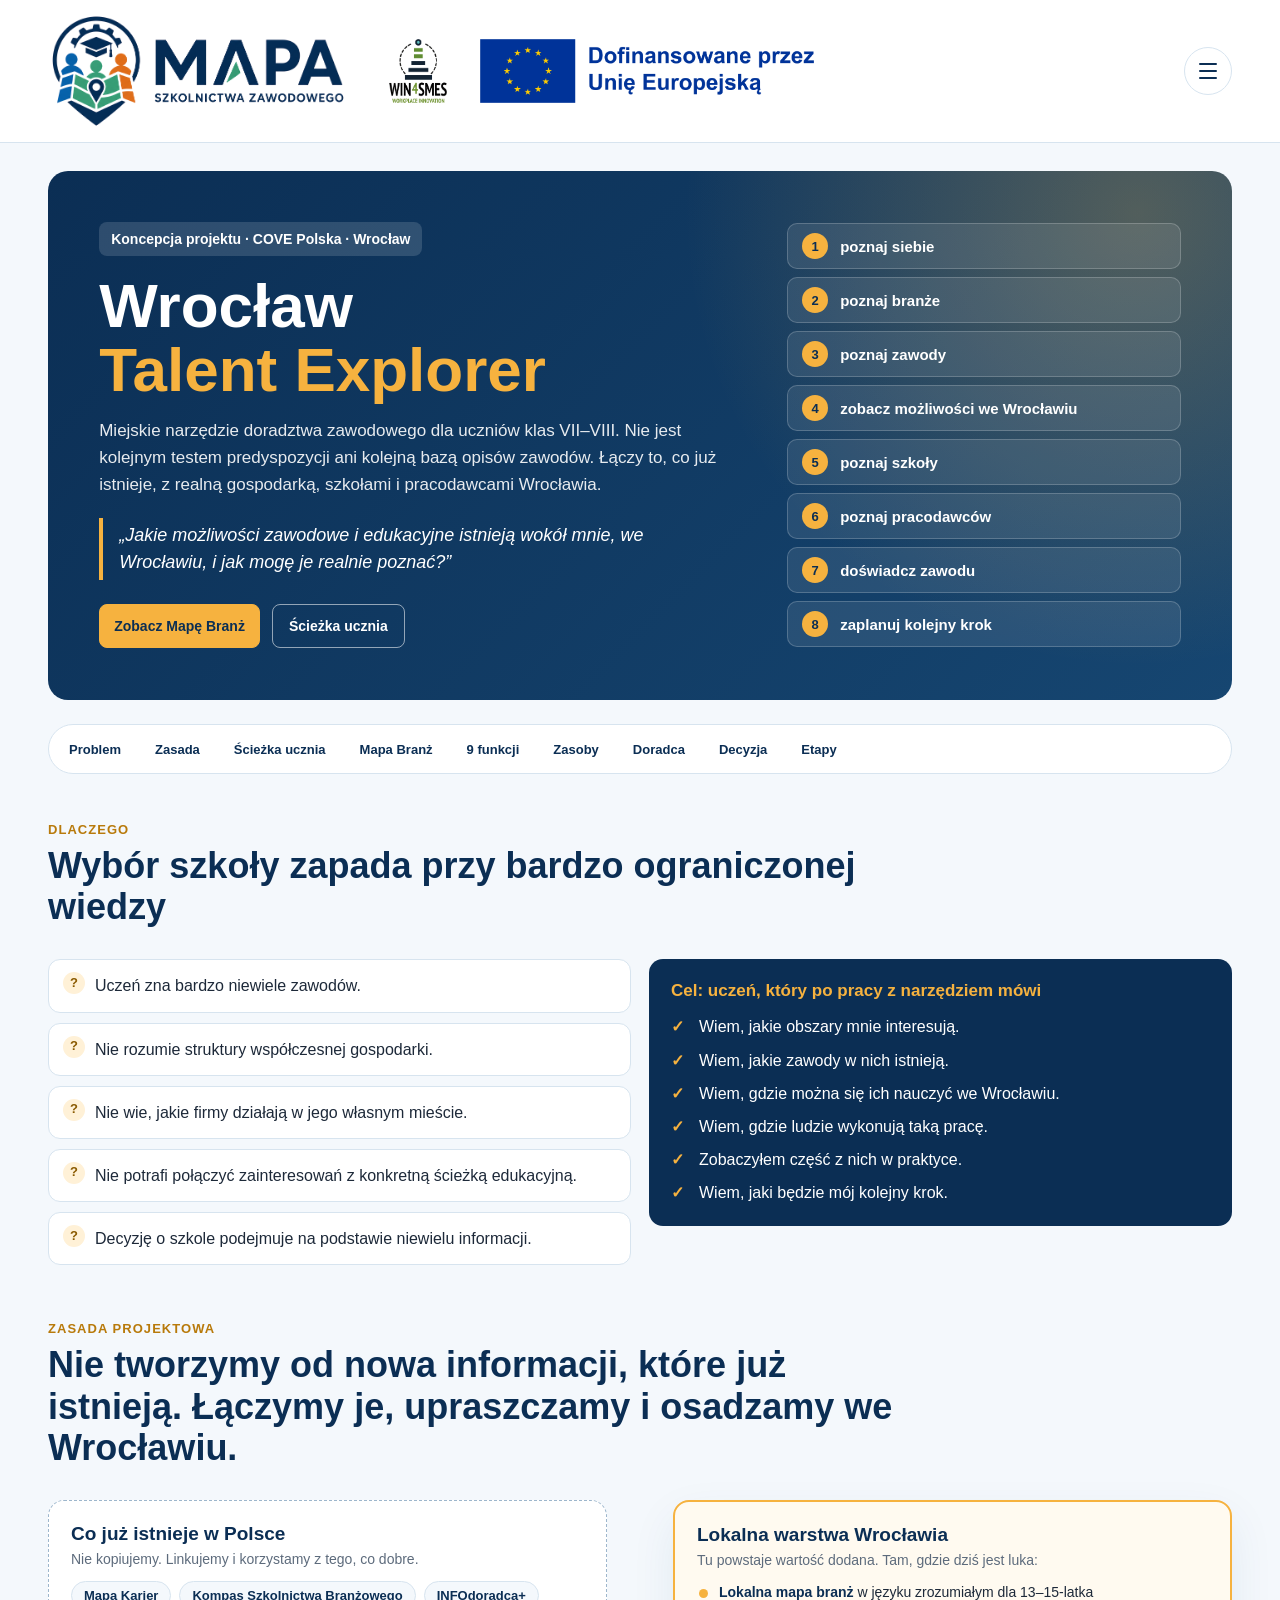
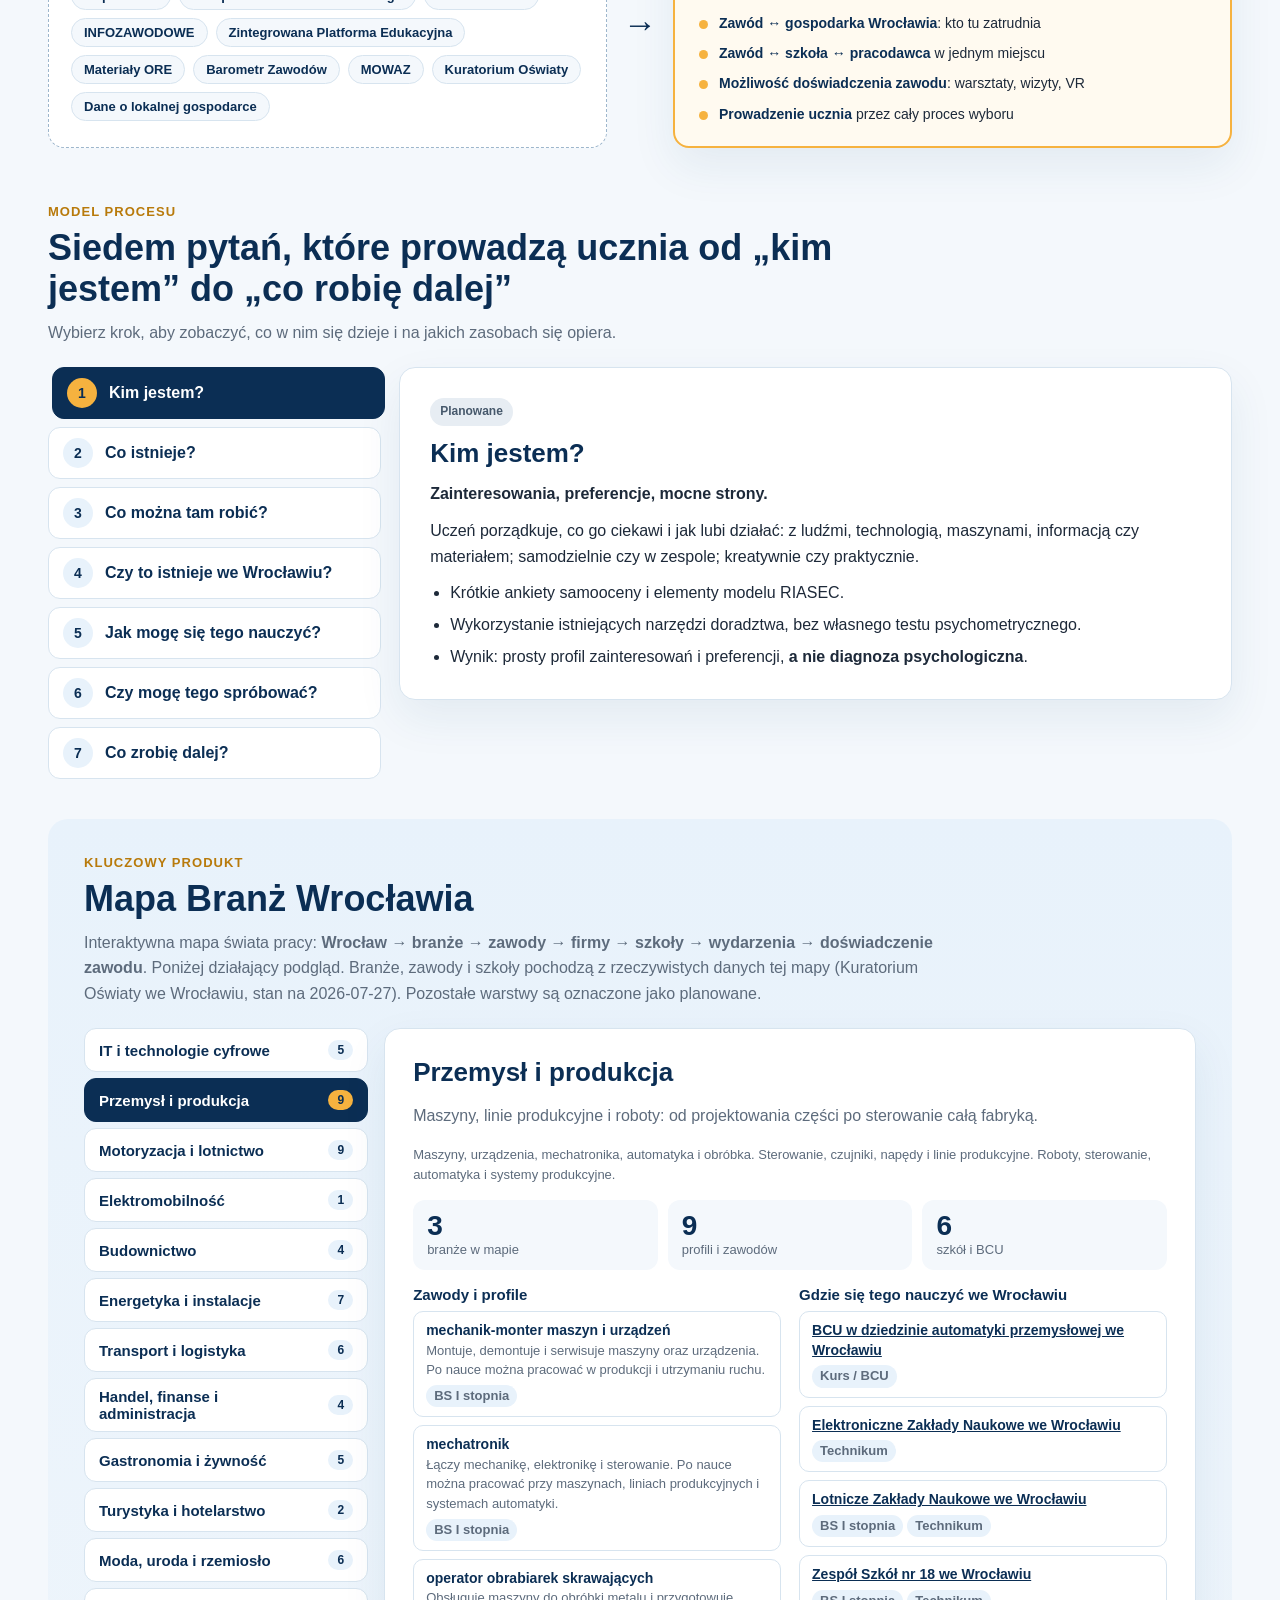
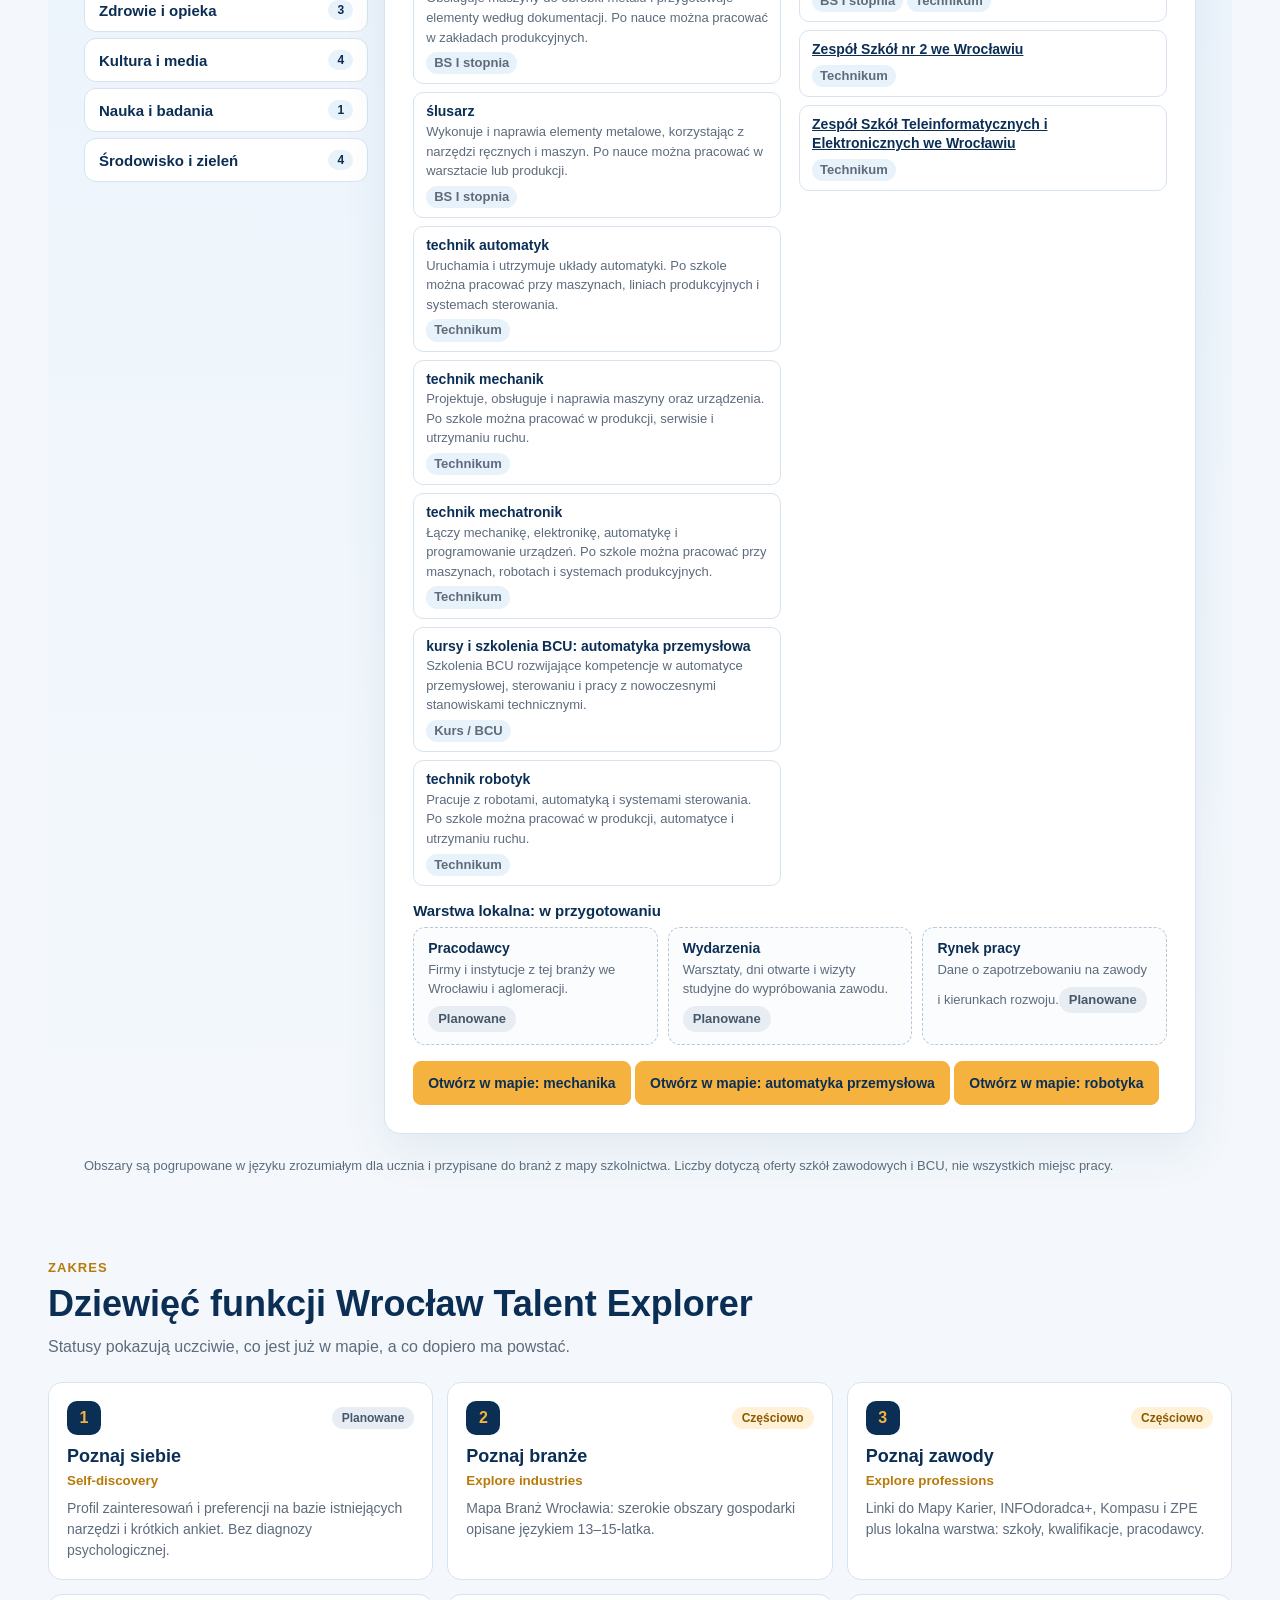
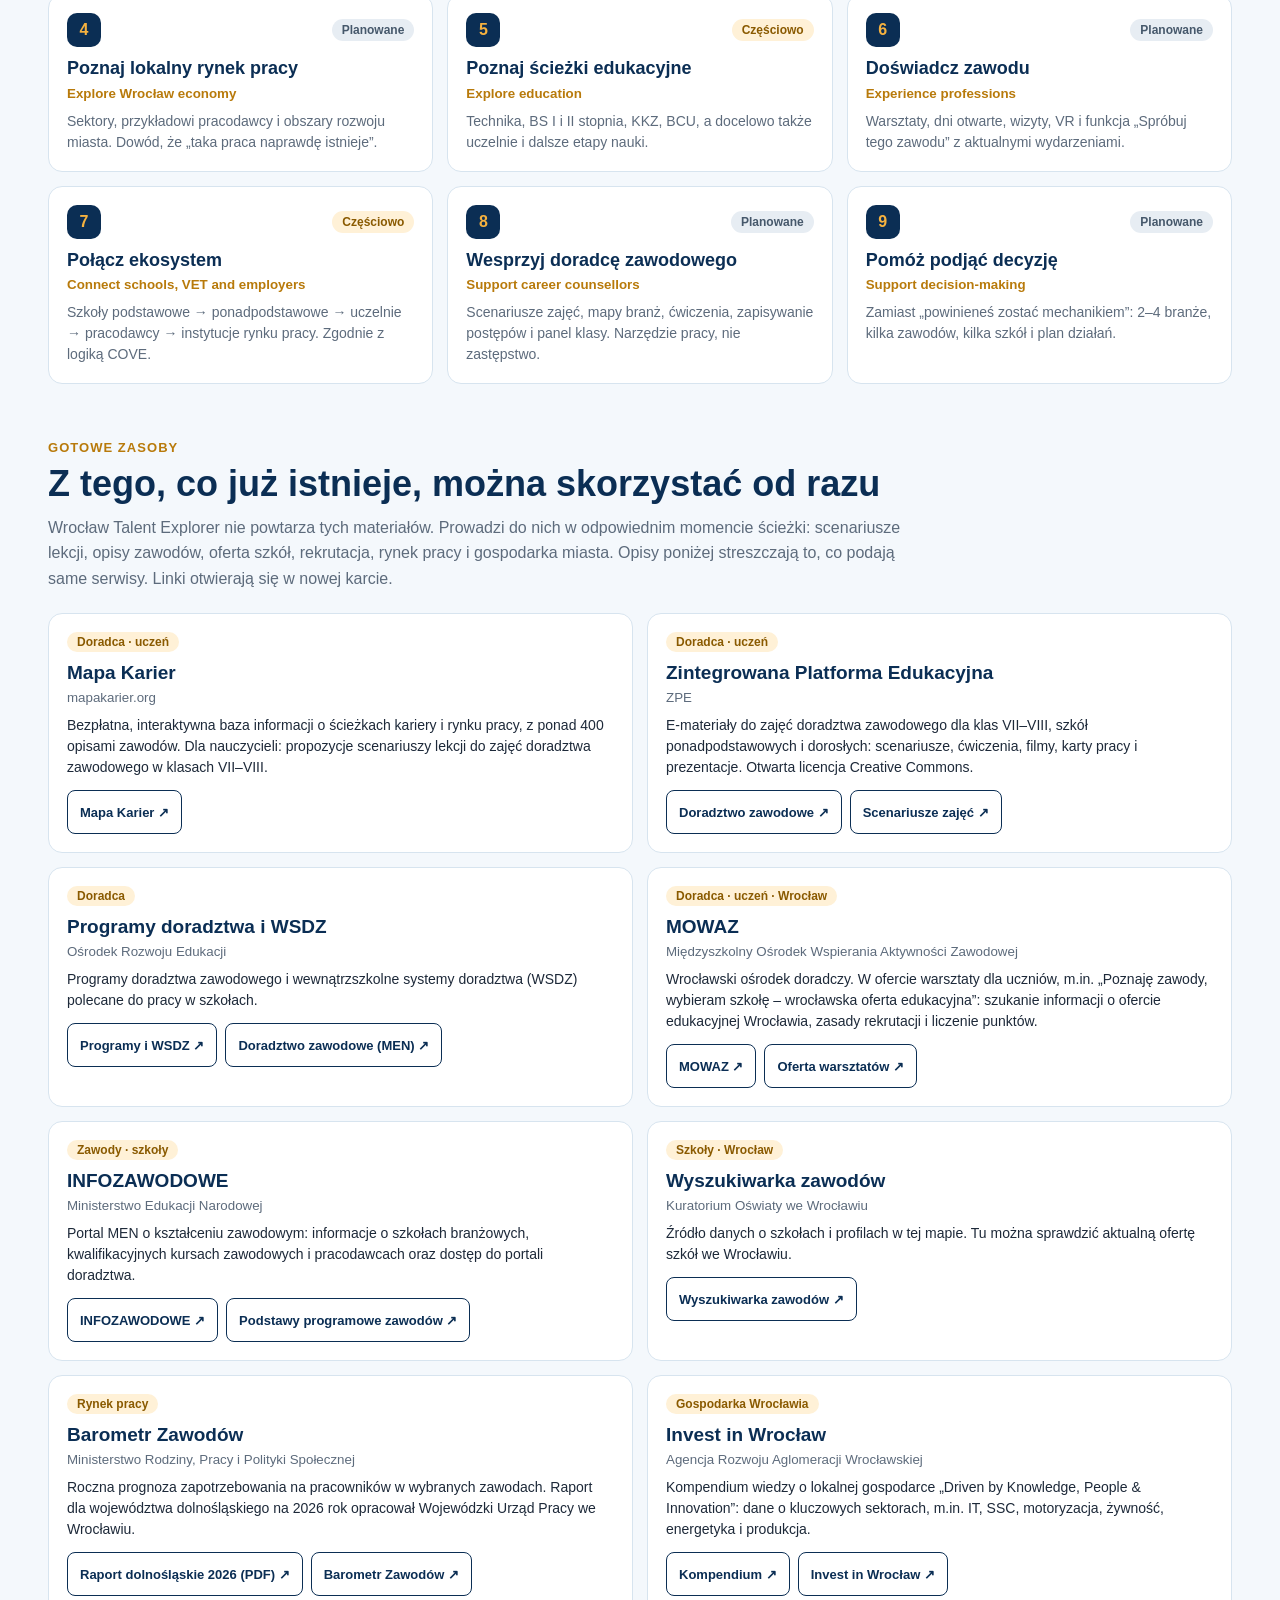
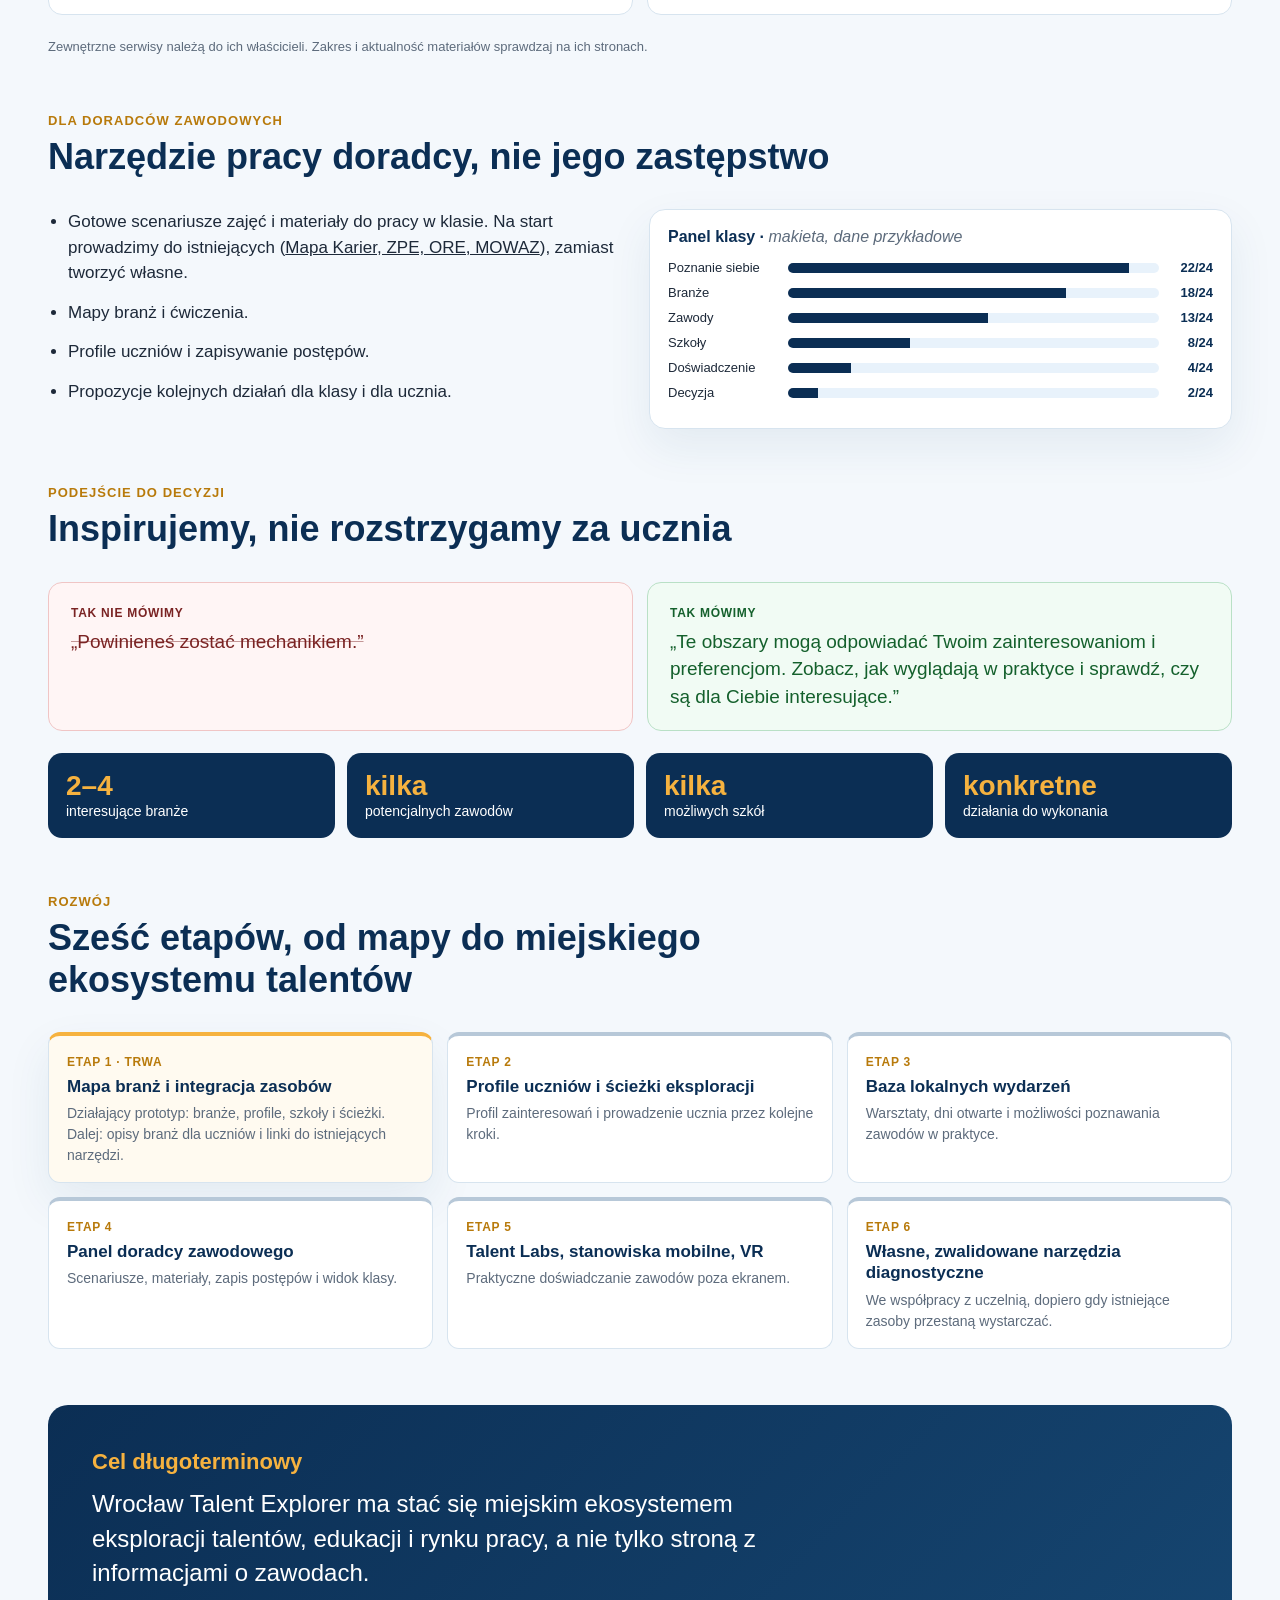
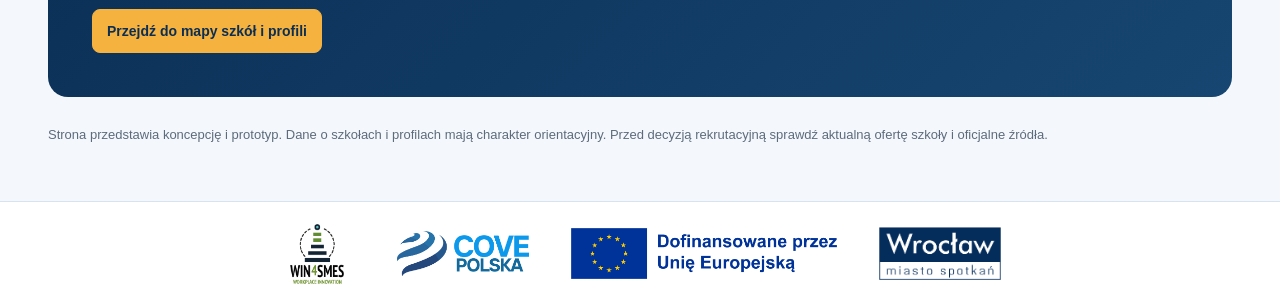
<file: talent-explorer.html>
<!doctype html>
<html lang="pl">
  <head>
    <meta charset="utf-8">
    <meta name="viewport" content="width=device-width, initial-scale=1">
    <title>Wrocław Talent Explorer - Mapa szkolnictwa sektorowego we Wrocławiu</title>
    <meta name="description" content="Wrocław Talent Explorer: miejskie narzędzie doradztwa zawodowego łączące istniejące zasoby z lokalnymi branżami, szkołami i pracodawcami.">
    <link rel="icon" href="assets/map-logo.png">
    <link rel="stylesheet" href="styles.css">
    <link rel="stylesheet" href="talent-explorer.css">
    <script>document.documentElement.classList.add("js");</script>
  </head>
  <body data-page="talent">
    <header class="site-header">
      <div class="header-brand-row">
        <a class="brand" href="./" aria-label="Mapa szkolnictwa sektorowego we Wrocławiu">
          <img src="assets/map-logo.png" alt="Mapa szkolnictwa zawodowego" class="brand-logo">
        </a>
        <div class="header-logos" aria-label="Projekt i finansowanie">
          <a class="logo-slot small" href="https://win4smes.eu/" target="_blank" rel="noopener" aria-label="WIN4SMEs">
            <img src="assets/win4smes-tight.png" alt="WIN4SMEs">
          </a>
          <a class="logo-slot wide" href="https://ec.europa.eu/info/funding-tenders/opportunities/portal/screen/home" target="_blank" rel="noopener" aria-label="Dofinansowane przez Unię Europejską">
            <img src="assets/eu-cofunded-pl-tight.png" alt="Dofinansowane przez Unię Europejską">
          </a>
        </div>
      </div>
      <details class="menu-dropdown">
        <summary aria-label="Otwórz menu"><span></span><span></span><span></span></summary>
        <nav class="top-actions" aria-label="Główne linki">
          <a href="./">Mapa</a>
          <a href="./branze.html">Branże</a>
          <a href="./sciezki.html">Ścieżki</a>
          <a href="./szkoly.html">Szkoły</a>
          <a href="./talent-explorer.html" aria-current="page">Talent Explorer</a>
        </nav>
      </details>
    </header>

    <main class="te-page">
      <!-- HERO -->
      <section class="te-hero" aria-labelledby="te-title">
        <div class="te-hero-copy">
          <p class="service-label">Koncepcja projektu · COVE Polska · Wrocław</p>
          <h1 id="te-title">Wrocław <span>Talent&nbsp;Explorer</span></h1>
          <p class="lead">
            Miejskie narzędzie doradztwa zawodowego dla uczniów klas VII–VIII. Nie jest kolejnym testem
            predyspozycji ani kolejną bazą opisów zawodów. Łączy to, co już istnieje, z realną gospodarką,
            szkołami i pracodawcami Wrocławia.
          </p>
          <blockquote class="te-question">
            „Jakie możliwości zawodowe i edukacyjne istnieją wokół mnie, we Wrocławiu,
            i jak mogę je realnie poznać?”
          </blockquote>
          <div class="te-hero-actions">
            <a class="path-cta" href="#mapa-branz">Zobacz Mapę Branż</a>
            <a class="te-ghost" href="#sciezka">Ścieżka ucznia</a>
          </div>
        </div>
        <ol class="te-hero-flow" aria-label="Ścieżka użytkownika">
          <li>poznaj siebie</li>
          <li>poznaj branże</li>
          <li>poznaj zawody</li>
          <li>zobacz możliwości we Wrocławiu</li>
          <li>poznaj szkoły</li>
          <li>poznaj pracodawców</li>
          <li>doświadcz zawodu</li>
          <li>zaplanuj kolejny krok</li>
        </ol>
      </section>

      <nav class="te-subnav" aria-label="Spis treści strony">
        <a href="#problem">Problem</a>
        <a href="#zasada">Zasada</a>
        <a href="#sciezka">Ścieżka ucznia</a>
        <a href="#mapa-branz">Mapa Branż</a>
        <a href="#funkcje">9 funkcji</a>
        <a href="#zasoby">Zasoby</a>
        <a href="#doradca">Doradca</a>
        <a href="#decyzja">Decyzja</a>
        <a href="#etapy">Etapy</a>
      </nav>

      <!-- PROBLEM -->
      <section class="te-section" id="problem" aria-labelledby="problem-title">
        <div class="te-heading">
          <p class="te-kicker">Dlaczego</p>
          <h2 id="problem-title">Wybór szkoły zapada przy bardzo ograniczonej wiedzy</h2>
        </div>
        <div class="te-split">
          <ul class="te-problems">
            <li>Uczeń zna bardzo niewiele zawodów.</li>
            <li>Nie rozumie struktury współczesnej gospodarki.</li>
            <li>Nie wie, jakie firmy działają w jego własnym mieście.</li>
            <li>Nie potrafi połączyć zainteresowań z konkretną ścieżką edukacyjną.</li>
            <li>Decyzję o szkole podejmuje na podstawie niewielu informacji.</li>
          </ul>
          <div class="te-outcome">
            <h3>Cel: uczeń, który po pracy z narzędziem mówi</h3>
            <ul>
              <li>Wiem, jakie obszary mnie interesują.</li>
              <li>Wiem, jakie zawody w nich istnieją.</li>
              <li>Wiem, gdzie można się ich nauczyć we Wrocławiu.</li>
              <li>Wiem, gdzie ludzie wykonują taką pracę.</li>
              <li>Zobaczyłem część z nich w praktyce.</li>
              <li>Wiem, jaki będzie mój kolejny krok.</li>
            </ul>
          </div>
        </div>
      </section>

      <!-- ZASADA -->
      <section class="te-section" id="zasada" aria-labelledby="zasada-title">
        <div class="te-heading">
          <p class="te-kicker">Zasada projektowa</p>
          <h2 id="zasada-title">Nie tworzymy od nowa informacji, które już istnieją. Łączymy je, upraszczamy i osadzamy we Wrocławiu.</h2>
        </div>
        <div class="te-layers">
          <div class="te-layer te-layer-existing">
            <h3>Co już istnieje w Polsce</h3>
            <p>Nie kopiujemy. Linkujemy i korzystamy z tego, co dobre.</p>
            <ul class="te-chips">
              <li>Mapa Karier</li>
              <li>Kompas Szkolnictwa Branżowego</li>
              <li>INFOdoradca+</li>
              <li>INFOZAWODOWE</li>
              <li>Zintegrowana Platforma Edukacyjna</li>
              <li>Materiały ORE</li>
              <li>Barometr Zawodów</li>
              <li>MOWAZ</li>
              <li>Kuratorium Oświaty</li>
              <li>Dane o lokalnej gospodarce</li>
            </ul>
          </div>
          <div class="te-arrow" aria-hidden="true">→</div>
          <div class="te-layer te-layer-local">
            <h3>Lokalna warstwa Wrocławia</h3>
            <p>Tu powstaje wartość dodana. Tam, gdzie dziś jest luka:</p>
            <ul class="te-gaps">
              <li><strong>Lokalna mapa branż</strong> w języku zrozumiałym dla 13–15-latka</li>
              <li><strong>Zawód ↔ gospodarka Wrocławia</strong>: kto tu zatrudnia</li>
              <li><strong>Zawód ↔ szkoła ↔ pracodawca</strong> w jednym miejscu</li>
              <li><strong>Możliwość doświadczenia zawodu</strong>: warsztaty, wizyty, VR</li>
              <li><strong>Prowadzenie ucznia</strong> przez cały proces wyboru</li>
            </ul>
          </div>
        </div>
      </section>

      <!-- SCIEZKA -->
      <section class="te-section" id="sciezka" aria-labelledby="sciezka-title">
        <div class="te-heading">
          <p class="te-kicker">Model procesu</p>
          <h2 id="sciezka-title">Siedem pytań, które prowadzą ucznia od „kim jestem” do „co robię dalej”</h2>
          <p>Wybierz krok, aby zobaczyć, co w nim się dzieje i na jakich zasobach się opiera.</p>
        </div>

        <div class="te-journey">
          <div class="te-steps" role="tablist" aria-label="Kroki ścieżki ucznia" aria-orientation="vertical">
            <button type="button" role="tab" id="tab-1" aria-controls="panel-1" aria-selected="true"><b>1</b><span>Kim jestem?</span></button>
            <button type="button" role="tab" id="tab-2" aria-controls="panel-2" aria-selected="false"><b>2</b><span>Co istnieje?</span></button>
            <button type="button" role="tab" id="tab-3" aria-controls="panel-3" aria-selected="false"><b>3</b><span>Co można tam robić?</span></button>
            <button type="button" role="tab" id="tab-4" aria-controls="panel-4" aria-selected="false"><b>4</b><span>Czy to istnieje we Wrocławiu?</span></button>
            <button type="button" role="tab" id="tab-5" aria-controls="panel-5" aria-selected="false"><b>5</b><span>Jak mogę się tego nauczyć?</span></button>
            <button type="button" role="tab" id="tab-6" aria-controls="panel-6" aria-selected="false"><b>6</b><span>Czy mogę tego spróbować?</span></button>
            <button type="button" role="tab" id="tab-7" aria-controls="panel-7" aria-selected="false"><b>7</b><span>Co zrobię dalej?</span></button>
          </div>

          <div class="te-panels">
            <article class="te-panel" role="tabpanel" id="panel-1" aria-labelledby="tab-1">
              <p class="te-status planned">Planowane</p>
              <h3>Kim jestem?</h3>
              <p class="te-panel-sub">Zainteresowania, preferencje, mocne strony.</p>
              <p>Uczeń porządkuje, co go ciekawi i jak lubi działać: z ludźmi, technologią, maszynami, informacją czy materiałem; samodzielnie czy w zespole; kreatywnie czy praktycznie.</p>
              <ul class="te-bullets">
                <li>Krótkie ankiety samooceny i elementy modelu RIASEC.</li>
                <li>Wykorzystanie istniejących narzędzi doradztwa, bez własnego testu psychometrycznego.</li>
                <li>Wynik: prosty profil zainteresowań i preferencji, <strong>a nie diagnoza psychologiczna</strong>.</li>
              </ul>
            </article>
            <article class="te-panel" role="tabpanel" id="panel-2" aria-labelledby="tab-2">
              <p class="te-status partial">Częściowo dostępne</p>
              <h3>Co istnieje?</h3>
              <p class="te-panel-sub">Poznanie świata branż.</p>
              <p>Zanim uczeń zobaczy konkretne zawody, poznaje szerokie obszary gospodarki: od IT i przemysłu, przez zdrowie i gastronomię, po kulturę i naukę.</p>
              <ul class="te-bullets">
                <li>Każda branża: czym się zajmuje, jakie ma zawody, kompetencje i technologie, jak może się zmieniać.</li>
                <li>Język dostosowany do wieku 13–15 lat, oparty na istniejących klasyfikacjach branżowych.</li>
              </ul>
              <a class="te-link" href="#mapa-branz">Zobacz działającą Mapę Branż →</a>
            </article>
            <article class="te-panel" role="tabpanel" id="panel-3" aria-labelledby="tab-3">
              <p class="te-status partial">Częściowo dostępne</p>
              <h3>Co można tam robić?</h3>
              <p class="te-panel-sub">Poznanie zawodów.</p>
              <p>Opisy zawodów już istnieją. Nie piszemy ich od nowa, tylko linkujemy do sprawdzonych źródeł i dodajemy warstwę lokalną.</p>
              <ul class="te-bullets">
                <li>Źródła: Mapa Karier, INFOdoradca+, Kompas Szkolnictwa Branżowego, ZPE, INFOZAWODOWE.</li>
                <li>Warstwa lokalna: gdzie zawód można zdobyć, jakie kwalifikacje do niego prowadzą, kto zatrudnia, gdzie go zobaczyć w praktyce.</li>
              </ul>
              <a class="te-link" href="./branze.html">Profile i zawody w branżach →</a>
            </article>
            <article class="te-panel" role="tabpanel" id="panel-4" aria-labelledby="tab-4">
              <p class="te-status planned">Planowane</p>
              <h3>Czy to istnieje we Wrocławiu?</h3>
              <p class="te-panel-sub">Lokalne firmy, sektory gospodarki, rynek pracy.</p>
              <p>Jeden z dwóch głównych wyróżników projektu. Uczeń ma zobaczyć: „taki typ pracy naprawdę istnieje w moim mieście”. Bez rankingu firm.</p>
              <ul class="te-bullets">
                <li>Sektory gospodarki, przykładowi pracodawcy, obszary rozwoju miasta.</li>
                <li>Możliwe źródła: Agencja Rozwoju Aglomeracji Wrocławskiej, Invest in Wroclaw, Barometr Zawodów, dane miejskie, partnerzy COVE, izby gospodarcze i rzemieślnicze.</li>
              </ul>
            </article>
            <article class="te-panel" role="tabpanel" id="panel-5" aria-labelledby="tab-5">
              <p class="te-status partial">Częściowo dostępne</p>
              <h3>Jak mogę się tego nauczyć?</h3>
              <p class="te-panel-sub">Szkoły i ścieżki edukacyjne.</p>
              <p>Od zawodu do odpowiedzi „gdzie i jak”: branża → zawód → szkoła → kierunek → kwalifikacje → dalsze możliwości.</p>
              <ul class="te-bullets">
                <li>Technika, branżowe szkoły I i II stopnia, kwalifikacyjne kursy zawodowe, BCU.</li>
                <li>W kolejnych etapach: licea powiązane ze ścieżką, uczelnie, dane MOWAZ i miejskich systemów rekrutacji.</li>
              </ul>
              <a class="te-link" href="./">Otwórz mapę szkół i profili →</a>
            </article>
            <article class="te-panel" role="tabpanel" id="panel-6" aria-labelledby="tab-6">
              <p class="te-status planned">Planowane</p>
              <h3>Czy mogę tego spróbować?</h3>
              <p class="te-panel-sub">Doświadcz zawodu.</p>
              <p>Drugi główny wyróżnik. Uczeń nie kończy na przeczytaniu opisu. Funkcja „Spróbuj tego zawodu” pokaże konkretne wydarzenia we Wrocławiu.</p>
              <ul class="te-bullets">
                <li>Warsztaty, dni otwarte, wizyty studyjne, zajęcia próbne, pokazy zawodów, wydarzenia branżowe.</li>
                <li>Laboratoria, materiały VR i filmy ze środowiska pracy.</li>
                <li>Spotkania z pracownikami i z uczniami szkół zawodowych.</li>
              </ul>
            </article>
            <article class="te-panel" role="tabpanel" id="panel-7" aria-labelledby="tab-7">
              <p class="te-status planned">Planowane</p>
              <h3>Co zrobię dalej?</h3>
              <p class="te-panel-sub">Indywidualny plan następnych kroków.</p>
              <p>Proces kończy się planem, a nie jednym „idealnym zawodem”: 2–4 branże, kilka zawodów, kilka szkół i konkretne działania do wykonania.</p>
              <ul class="te-bullets">
                <li>Lista rzeczy do sprawdzenia, odwiedzenia i wypróbowania.</li>
                <li>Możliwość pracy z doradcą zawodowym nad zapisanym planem.</li>
              </ul>
            </article>
          </div>
        </div>
      </section>

      <!-- MAPA BRANZ -->
      <section class="te-section te-map" id="mapa-branz" aria-labelledby="mapa-title">
        <div class="te-heading">
          <p class="te-kicker">Kluczowy produkt</p>
          <h2 id="mapa-title">Mapa Branż Wrocławia</h2>
          <p>
            Interaktywna mapa świata pracy: <strong>Wrocław → branże → zawody → firmy → szkoły → wydarzenia → doświadczenie zawodu</strong>.
            Poniżej działający podgląd. Branże, zawody i szkoły pochodzą z rzeczywistych danych tej mapy
            (Kuratorium Oświaty we Wrocławiu, stan na <span id="te-verified">…</span>).
            Pozostałe warstwy są oznaczone jako planowane.
          </p>
        </div>

        <div class="te-explorer">
          <div class="te-areas" id="te-areas" role="listbox" aria-label="Obszary gospodarki" aria-orientation="vertical">
            <p class="te-loading">Ładowanie danych…</p>
          </div>
          <div class="te-area-detail" id="te-area-detail" aria-live="polite">
            <p class="te-loading">Wybierz obszar po lewej stronie.</p>
          </div>
        </div>
        <p class="te-note">Obszary są pogrupowane w języku zrozumiałym dla ucznia i przypisane do branż z mapy szkolnictwa. Liczby dotyczą oferty szkół zawodowych i BCU, nie wszystkich miejsc pracy.</p>
      </section>

      <!-- 9 FUNKCJI -->
      <section class="te-section" id="funkcje" aria-labelledby="funkcje-title">
        <div class="te-heading">
          <p class="te-kicker">Zakres</p>
          <h2 id="funkcje-title">Dziewięć funkcji Wrocław Talent Explorer</h2>
          <p>Statusy pokazują uczciwie, co jest już w mapie, a co dopiero ma powstać.</p>
        </div>
        <div class="te-roles">
          <article class="te-role">
            <header><b>1</b><span class="te-status planned">Planowane</span></header>
            <h3>Poznaj siebie</h3>
            <small>Self-discovery</small>
            <p>Profil zainteresowań i preferencji na bazie istniejących narzędzi i krótkich ankiet. Bez diagnozy psychologicznej.</p>
          </article>
          <article class="te-role">
            <header><b>2</b><span class="te-status partial">Częściowo</span></header>
            <h3>Poznaj branże</h3>
            <small>Explore industries</small>
            <p>Mapa Branż Wrocławia: szerokie obszary gospodarki opisane językiem 13–15-latka.</p>
          </article>
          <article class="te-role">
            <header><b>3</b><span class="te-status partial">Częściowo</span></header>
            <h3>Poznaj zawody</h3>
            <small>Explore professions</small>
            <p>Linki do Mapy Karier, INFOdoradca+, Kompasu i ZPE plus lokalna warstwa: szkoły, kwalifikacje, pracodawcy.</p>
          </article>
          <article class="te-role">
            <header><b>4</b><span class="te-status planned">Planowane</span></header>
            <h3>Poznaj lokalny rynek pracy</h3>
            <small>Explore Wrocław economy</small>
            <p>Sektory, przykładowi pracodawcy i obszary rozwoju miasta. Dowód, że „taka praca naprawdę istnieje”.</p>
          </article>
          <article class="te-role">
            <header><b>5</b><span class="te-status partial">Częściowo</span></header>
            <h3>Poznaj ścieżki edukacyjne</h3>
            <small>Explore education</small>
            <p>Technika, BS I i II stopnia, KKZ, BCU, a docelowo także uczelnie i dalsze etapy nauki.</p>
          </article>
          <article class="te-role">
            <header><b>6</b><span class="te-status planned">Planowane</span></header>
            <h3>Doświadcz zawodu</h3>
            <small>Experience professions</small>
            <p>Warsztaty, dni otwarte, wizyty, VR i funkcja „Spróbuj tego zawodu” z aktualnymi wydarzeniami.</p>
          </article>
          <article class="te-role">
            <header><b>7</b><span class="te-status partial">Częściowo</span></header>
            <h3>Połącz ekosystem</h3>
            <small>Connect schools, VET and employers</small>
            <p>Szkoły podstawowe → ponadpodstawowe → uczelnie → pracodawcy → instytucje rynku pracy. Zgodnie z logiką COVE.</p>
          </article>
          <article class="te-role">
            <header><b>8</b><span class="te-status planned">Planowane</span></header>
            <h3>Wesprzyj doradcę zawodowego</h3>
            <small>Support career counsellors</small>
            <p>Scenariusze zajęć, mapy branż, ćwiczenia, zapisywanie postępów i panel klasy. Narzędzie pracy, nie zastępstwo.</p>
          </article>
          <article class="te-role">
            <header><b>9</b><span class="te-status planned">Planowane</span></header>
            <h3>Pomóż podjąć decyzję</h3>
            <small>Support decision-making</small>
            <p>Zamiast „powinieneś zostać mechanikiem”: 2–4 branże, kilka zawodów, kilka szkół i plan działań.</p>
          </article>
        </div>
      </section>

      <!-- ZASOBY -->
      <section class="te-section" id="zasoby" aria-labelledby="zasoby-title">
        <div class="te-heading">
          <p class="te-kicker">Gotowe zasoby</p>
          <h2 id="zasoby-title">Z tego, co już istnieje, można skorzystać od razu</h2>
          <p>
            Wrocław Talent Explorer nie powtarza tych materiałów. Prowadzi do nich w odpowiednim momencie ścieżki:
            scenariusze lekcji, opisy zawodów, oferta szkół, rekrutacja, rynek pracy i gospodarka miasta.
            Opisy poniżej streszczają to, co podają same serwisy. Linki otwierają się w nowej karcie.
          </p>
        </div>
        <div class="te-res-grid">
          <article class="te-res">
            <span class="te-res-tag">Doradca · uczeń</span>
            <h3>Mapa Karier</h3>
            <small>mapakarier.org</small>
            <p>Bezpłatna, interaktywna baza informacji o ścieżkach kariery i rynku pracy, z ponad 400 opisami zawodów. Dla nauczycieli: propozycje scenariuszy lekcji do zajęć doradztwa zawodowego w klasach VII–VIII.</p>
            <div class="te-res-links"><a href="https://mapakarier.org" target="_blank" rel="noopener">Mapa Karier ↗</a></div>
          </article>
          <article class="te-res">
            <span class="te-res-tag">Doradca · uczeń</span>
            <h3>Zintegrowana Platforma Edukacyjna</h3>
            <small>ZPE</small>
            <p>E-materiały do zajęć doradztwa zawodowego dla klas VII–VIII, szkół ponadpodstawowych i dorosłych: scenariusze, ćwiczenia, filmy, karty pracy i prezentacje. Otwarta licencja Creative Commons.</p>
            <div class="te-res-links"><a href="https://zpe.gov.pl/a/doradztwo-zawodowe/D54MRN4XK" target="_blank" rel="noopener">Doradztwo zawodowe ↗</a> <a href="https://zpe.gov.pl/b/scenariusze-zajec-doradztwo-zawodowe/P8Jwu6GEw" target="_blank" rel="noopener">Scenariusze zajęć ↗</a></div>
          </article>
          <article class="te-res">
            <span class="te-res-tag">Doradca</span>
            <h3>Programy doradztwa i WSDZ</h3>
            <small>Ośrodek Rozwoju Edukacji</small>
            <p>Programy doradztwa zawodowego i wewnątrzszkolne systemy doradztwa (WSDZ) polecane do pracy w szkołach.</p>
            <div class="te-res-links"><a href="https://doradztwo.ore.edu.pl/programy-i-wsdz/" target="_blank" rel="noopener">Programy i WSDZ ↗</a> <a href="https://www.gov.pl/web/edukacja/doradztwo-zawodowe" target="_blank" rel="noopener">Doradztwo zawodowe (MEN) ↗</a></div>
          </article>
          <article class="te-res">
            <span class="te-res-tag">Doradca · uczeń · Wrocław</span>
            <h3>MOWAZ</h3>
            <small>Międzyszkolny Ośrodek Wspierania Aktywności Zawodowej</small>
            <p>Wrocławski ośrodek doradczy. W ofercie warsztaty dla uczniów, m.in. „Poznaję zawody, wybieram szkołę – wrocławska oferta edukacyjna”: szukanie informacji o ofercie edukacyjnej Wrocławia, zasady rekrutacji i liczenie punktów.</p>
            <div class="te-res-links"><a href="https://www.doradcy-wroclaw.pl/" target="_blank" rel="noopener">MOWAZ ↗</a> <a href="https://www.doradcy-wroclaw.pl/mowaz/nasza-oferta/" target="_blank" rel="noopener">Oferta warsztatów ↗</a></div>
          </article>
          <article class="te-res">
            <span class="te-res-tag">Zawody · szkoły</span>
            <h3>INFOZAWODOWE</h3>
            <small>Ministerstwo Edukacji Narodowej</small>
            <p>Portal MEN o kształceniu zawodowym: informacje o szkołach branżowych, kwalifikacyjnych kursach zawodowych i pracodawcach oraz dostęp do portali doradztwa.</p>
            <div class="te-res-links"><a href="https://infozawodowe.men.gov.pl" target="_blank" rel="noopener">INFOZAWODOWE ↗</a> <a href="https://www.gov.pl/web/nauka/podstawy-programowe-ksztalcenia-w-zawodach-szkolnictwa-branzowego" target="_blank" rel="noopener">Podstawy programowe zawodów ↗</a></div>
          </article>
          <article class="te-res">
            <span class="te-res-tag">Szkoły · Wrocław</span>
            <h3>Wyszukiwarka zawodów</h3>
            <small>Kuratorium Oświaty we Wrocławiu</small>
            <p>Źródło danych o szkołach i profilach w tej mapie. Tu można sprawdzić aktualną ofertę szkół we Wrocławiu.</p>
            <div class="te-res-links"><a href="https://zawody.kuratorium.wroclaw.pl/szukaj" target="_blank" rel="noopener">Wyszukiwarka zawodów ↗</a></div>
          </article>
          <article class="te-res">
            <span class="te-res-tag">Rynek pracy</span>
            <h3>Barometr Zawodów</h3>
            <small>Ministerstwo Rodziny, Pracy i Polityki Społecznej</small>
            <p>Roczna prognoza zapotrzebowania na pracowników w wybranych zawodach. Raport dla województwa dolnośląskiego na 2026 rok opracował Wojewódzki Urząd Pracy we Wrocławiu.</p>
            <div class="te-res-links"><a href="https://barometrzawodow.pl//forecast-card-zip/2026/report_pl/raport_wojewodztwo_dolnoslaskie_2026.pdf" target="_blank" rel="noopener">Raport dolnośląskie 2026 (PDF) ↗</a> <a href="https://barometrzawodow.pl" target="_blank" rel="noopener">Barometr Zawodów ↗</a></div>
          </article>
          <article class="te-res">
            <span class="te-res-tag">Gospodarka Wrocławia</span>
            <h3>Invest in Wrocław</h3>
            <small>Agencja Rozwoju Aglomeracji Wrocławskiej</small>
            <p>Kompendium wiedzy o lokalnej gospodarce „Driven by Knowledge, People &amp; Innovation”: dane o kluczowych sektorach, m.in. IT, SSC, motoryzacja, żywność, energetyka i produkcja.</p>
            <div class="te-res-links"><a href="https://invest-in-wroclaw.pl/a-compendium-of-local-business-knowledge-has-been-released" target="_blank" rel="noopener">Kompendium ↗</a> <a href="https://invest-in-wroclaw.pl" target="_blank" rel="noopener">Invest in Wrocław ↗</a></div>
          </article>
        </div>
        <p class="te-note">Zewnętrzne serwisy należą do ich właścicieli. Zakres i aktualność materiałów sprawdzaj na ich stronach.</p>
      </section>

      <!-- DORADCA -->
      <section class="te-section" id="doradca" aria-labelledby="doradca-title">
        <div class="te-heading">
          <p class="te-kicker">Dla doradców zawodowych</p>
          <h2 id="doradca-title">Narzędzie pracy doradcy, nie jego zastępstwo</h2>
        </div>
        <div class="te-split">
          <div>
            <ul class="te-bullets te-bullets-lg">
              <li>Gotowe scenariusze zajęć i materiały do pracy w klasie. Na start prowadzimy do istniejących (<a href="#zasoby">Mapa Karier, ZPE, ORE, MOWAZ</a>), zamiast tworzyć własne.</li>
              <li>Mapy branż i ćwiczenia.</li>
              <li>Profile uczniów i zapisywanie postępów.</li>
              <li>Propozycje kolejnych działań dla klasy i dla ucznia.</li>
            </ul>
          </div>
          <figure class="te-mock" aria-label="Makieta panelu klasy z przykładowymi danymi">
            <figcaption>Panel klasy · <em>makieta, dane przykładowe</em></figcaption>
            <div class="te-mock-row"><span>Poznanie siebie</span><i style="--w:92%"></i><b>22/24</b></div>
            <div class="te-mock-row"><span>Branże</span><i style="--w:75%"></i><b>18/24</b></div>
            <div class="te-mock-row"><span>Zawody</span><i style="--w:54%"></i><b>13/24</b></div>
            <div class="te-mock-row"><span>Szkoły</span><i style="--w:33%"></i><b>8/24</b></div>
            <div class="te-mock-row"><span>Doświadczenie</span><i style="--w:17%"></i><b>4/24</b></div>
            <div class="te-mock-row"><span>Decyzja</span><i style="--w:8%"></i><b>2/24</b></div>
          </figure>
        </div>
      </section>

      <!-- DECYZJA -->
      <section class="te-section" id="decyzja" aria-labelledby="decyzja-title">
        <div class="te-heading">
          <p class="te-kicker">Podejście do decyzji</p>
          <h2 id="decyzja-title">Inspirujemy, nie rozstrzygamy za ucznia</h2>
        </div>
        <div class="te-compare">
          <div class="te-say te-say-no">
            <span>Tak nie mówimy</span>
            <p>„Powinieneś zostać mechanikiem.”</p>
          </div>
          <div class="te-say te-say-yes">
            <span>Tak mówimy</span>
            <p>„Te obszary mogą odpowiadać Twoim zainteresowaniom i preferencjom. Zobacz, jak wyglądają w praktyce i sprawdź, czy są dla Ciebie interesujące.”</p>
          </div>
        </div>
        <ul class="te-result" aria-label="Rezultat procesu">
          <li><strong>2–4</strong><span>interesujące branże</span></li>
          <li><strong>kilka</strong><span>potencjalnych zawodów</span></li>
          <li><strong>kilka</strong><span>możliwych szkół</span></li>
          <li><strong>konkretne</strong><span>działania do wykonania</span></li>
        </ul>
      </section>

      <!-- ETAPY -->
      <section class="te-section" id="etapy" aria-labelledby="etapy-title">
        <div class="te-heading">
          <p class="te-kicker">Rozwój</p>
          <h2 id="etapy-title">Sześć etapów, od mapy do miejskiego ekosystemu talentów</h2>
        </div>
        <ol class="te-roadmap">
          <li class="is-current">
            <span class="te-stage">Etap 1 · trwa</span>
            <h3>Mapa branż i integracja zasobów</h3>
            <p>Działający prototyp: branże, profile, szkoły i ścieżki. Dalej: opisy branż dla uczniów i linki do istniejących narzędzi.</p>
          </li>
          <li>
            <span class="te-stage">Etap 2</span>
            <h3>Profile uczniów i ścieżki eksploracji</h3>
            <p>Profil zainteresowań i prowadzenie ucznia przez kolejne kroki.</p>
          </li>
          <li>
            <span class="te-stage">Etap 3</span>
            <h3>Baza lokalnych wydarzeń</h3>
            <p>Warsztaty, dni otwarte i możliwości poznawania zawodów w praktyce.</p>
          </li>
          <li>
            <span class="te-stage">Etap 4</span>
            <h3>Panel doradcy zawodowego</h3>
            <p>Scenariusze, materiały, zapis postępów i widok klasy.</p>
          </li>
          <li>
            <span class="te-stage">Etap 5</span>
            <h3>Talent Labs, stanowiska mobilne, VR</h3>
            <p>Praktyczne doświadczanie zawodów poza ekranem.</p>
          </li>
          <li>
            <span class="te-stage">Etap 6</span>
            <h3>Własne, zwalidowane narzędzia diagnostyczne</h3>
            <p>We współpracy z uczelnią, dopiero gdy istniejące zasoby przestaną wystarczać.</p>
          </li>
        </ol>
      </section>

      <!-- DOMKNIECIE -->
      <section class="te-final" aria-labelledby="final-title">
        <h2 id="final-title">Cel długoterminowy</h2>
        <p>
          Wrocław Talent Explorer ma stać się miejskim ekosystemem eksploracji talentów, edukacji i rynku pracy,
          a nie tylko stroną z informacjami o zawodach.
        </p>
        <a class="path-cta" href="./">Przejdź do mapy szkół i profili</a>
      </section>

      <p class="te-disclaimer">
        Strona przedstawia koncepcję i prototyp. Dane o szkołach i profilach mają charakter orientacyjny.
        Przed decyzją rekrutacyjną sprawdź aktualną ofertę szkoły i oficjalne źródła.
      </p>
    </main>

    <footer class="site-footer">
      <div class="footer-logos" aria-label="Logotypy partnerów i finansowania">
        <a class="logo-slot footer-logo" href="https://win4smes.eu/" target="_blank" rel="noopener" aria-label="WIN4SMEs">
          <img src="assets/win4smes-tight.png" alt="WIN4SMEs">
        </a>
        <a class="logo-slot footer-logo" href="https://covepolska.pl/" target="_blank" rel="noopener" aria-label="COVE Polska">
          <img src="assets/cove-polska-tight.png" alt="COVE Polska">
        </a>
        <a class="logo-slot footer-logo" href="https://ec.europa.eu/info/funding-tenders/opportunities/portal/screen/home" target="_blank" rel="noopener" aria-label="Dofinansowane przez Unię Europejską">
          <img src="assets/eu-cofunded-pl-tight.png" alt="Dofinansowane przez Unię Europejską">
        </a>
        <a class="logo-slot footer-logo" href="https://www.wroclaw.pl/" target="_blank" rel="noopener" aria-label="Wrocław Miasto Spotkań">
          <img src="assets/wroclaw-miasto-spotkan-tight.png" alt="Wrocław Miasto Spotkań">
        </a>
      </div>
    </footer>

    <script src="talent-explorer.js" type="module"></script>
  </body>
</html>
</file>
<file: styles.css>
:root {
  color-scheme: light;
  --navy: #0b2e54;
  --navy-2: #164671;
  --sky: #e8f2fb;
  --sky-2: #f4f8fc;
  --line: #d7e4ef;
  --text: #1d2939;
  --muted: #5d6b7c;
  --amber: #f6b23f;
  --amber-soft: #fff1d7;
  --white: #ffffff;
  --shadow: 0 18px 45px rgba(28, 72, 112, 0.08);
}

* {
  box-sizing: border-box;
}

html {
  scroll-behavior: smooth;
}

body {
  margin: 0;
  background: var(--sky-2);
  color: var(--text);
  font-family: Arial, Helvetica, sans-serif;
}

a {
  color: inherit;
}

button,
input,
select {
  font: inherit;
}

button,
a,
input,
select {
  min-height: 44px;
}

:focus-visible {
  outline: 3px solid var(--amber);
  outline-offset: 3px;
}

.site-header {
  position: sticky;
  top: 0;
  z-index: 20;
  display: flex;
  align-items: center;
  justify-content: space-between;
  gap: 18px;
  padding: 12px clamp(16px, 5vw, 48px);
  border-bottom: 1px solid var(--line);
  background: rgba(255, 255, 255, 0.96);
  backdrop-filter: blur(12px);
}

.header-brand-row {
  display: flex;
  min-width: 0;
  flex: 1;
  align-items: center;
  gap: clamp(16px, 3vw, 30px);
}

.brand {
  display: block;
  flex: 0 1 300px;
  max-width: min(300px, 40vw);
}

.brand-logo {
  display: block;
  width: 100%;
  height: auto;
}

.header-logos {
  display: flex;
  min-width: 0;
  align-items: center;
  gap: clamp(10px, 1.8vw, 22px);
  white-space: nowrap;
}

.language-label {
  display: flex;
  flex: 0 0 auto;
  align-items: center;
  color: var(--navy);
}

.language-label span {
  position: absolute;
  width: 1px;
  height: 1px;
  overflow: hidden;
  clip: rect(0 0 0 0);
  white-space: nowrap;
}

.language-label select {
  width: 72px;
  height: 44px;
  border: 1px solid var(--line);
  border-radius: 8px;
  background: var(--white);
  padding: 0 8px;
  color: var(--navy);
  font-size: 13px;
  font-weight: 800;
  cursor: pointer;
  text-align: center;
  text-align-last: center;
}

.logo-slot {
  display: flex;
  min-height: 0;
  align-items: center;
  justify-content: center;
  border: 0;
  border-radius: 0;
  background: transparent;
  padding: 0;
  text-decoration: none;
}

.logo-slot:hover,
.logo-slot:focus-visible {
  outline: 3px solid rgba(246, 178, 63, 0.58);
  outline-offset: 5px;
}

.logo-slot img {
  width: 100%;
  height: auto;
  max-height: 52px;
  object-fit: contain;
}

.logo-slot.small {
  width: 64px;
}

.logo-slot.wide {
  width: 260px;
}

.menu-dropdown {
  position: relative;
  flex: 0 0 auto;
}

.menu-dropdown summary {
  display: flex;
  width: 48px;
  height: 48px;
  cursor: pointer;
  list-style: none;
  align-items: center;
  justify-content: center;
  flex-direction: column;
  gap: 5px;
  border: 1px solid var(--line);
  border-radius: 999px;
  background: var(--white);
}

.menu-dropdown summary::-webkit-details-marker {
  display: none;
}

.menu-dropdown summary span {
  display: block;
  width: 18px;
  height: 2px;
  border-radius: 999px;
  background: var(--navy);
}

.top-actions {
  position: absolute;
  top: calc(100% + 10px);
  right: 0;
  display: grid;
  min-width: 190px;
  gap: 4px;
  border: 1px solid var(--line);
  border-radius: 12px;
  background: var(--white);
  padding: 8px;
  box-shadow: var(--shadow);
}

.top-actions a {
  display: flex;
  align-items: center;
  justify-content: flex-start;
  border: 0;
  border-radius: 8px;
  padding: 9px 12px;
  background: transparent;
  color: var(--navy);
  font-size: 14px;
  font-weight: 700;
  text-decoration: none;
}

.top-actions a:hover,
.top-actions a:focus-visible {
  background: var(--sky);
  outline: none;
}

@media (min-width: 1200px) {
  .site-header .logo-slot img {
    max-height: 64px;
  }

  .site-header .logo-slot.small {
    width: 80px;
  }

  .site-header .logo-slot.wide {
    width: 334px;
  }
}

main {
  width: min(100%, 1440px);
  margin: 0 auto;
  padding: 0 clamp(16px, 4vw, 48px) 48px;
}

.hero {
  display: grid;
  grid-template-columns: minmax(0, 1.05fr) minmax(320px, 0.75fr);
  gap: 32px;
  align-items: stretch;
  padding: 48px 0 28px;
}

.service-label {
  display: inline-flex;
  margin: 0 0 18px;
  border-radius: 8px;
  background: var(--sky);
  padding: 9px 12px;
  color: var(--navy);
  font-size: 14px;
  font-weight: 700;
}

h1,
h2,
h3,
p {
  margin-top: 0;
}

h1 {
  max-width: 820px;
  margin-bottom: 18px;
  color: var(--navy);
  font-size: clamp(36px, 5.5vw, 68px);
  line-height: 1.02;
  letter-spacing: 0;
}

.lead {
  max-width: 680px;
  margin-bottom: 0;
  color: #445366;
  font-size: 18px;
  line-height: 1.65;
}

.hero-panel {
  display: grid;
  grid-template-columns: repeat(2, minmax(0, 1fr));
  gap: 12px;
}

.stat {
  min-height: 104px;
  border: 1px solid var(--line);
  border-radius: 10px;
  background: var(--white);
  padding: 18px;
  box-shadow: var(--shadow);
}

.stat strong {
  display: block;
  color: var(--navy);
  font-size: 38px;
  line-height: 1;
}

.stat span {
  display: block;
  margin-top: 10px;
  color: var(--muted);
  font-size: 15px;
}

.explorer-shell,
.path-guide,
.map-panel,
.results-panel,
.school-section,
.sources-section {
  border: 1px solid var(--line);
  border-radius: 12px;
  background: var(--white);
  box-shadow: var(--shadow);
}

.explorer-shell,
.path-guide,
.school-section,
.sources-section {
  margin-top: 18px;
  padding: 22px;
}

.path-guide {
  display: grid;
  gap: 14px;
}

.path-guide-intro {
  display: grid;
  grid-template-columns: minmax(0, 1fr) auto;
  gap: 18px;
  align-items: center;
}

.path-guide-intro h2 {
  margin-bottom: 6px;
  color: var(--navy);
  font-size: 24px;
  line-height: 1.2;
}

.path-guide-intro p,
.dual-note p,
.path-disclaimer {
  margin-bottom: 0;
  color: var(--muted);
  font-size: 14px;
  line-height: 1.55;
}

.path-cta {
  display: inline-flex;
  align-items: center;
  justify-content: center;
  border: 1px solid var(--amber);
  border-radius: 8px;
  background: var(--amber);
  padding: 10px 14px;
  color: var(--navy);
  font-size: 14px;
  font-weight: 800;
  text-decoration: none;
  white-space: nowrap;
}

.dual-note {
  display: grid;
  gap: 5px;
  border-left: 4px solid var(--amber);
  border-radius: 10px;
  background: #fffaf0;
  padding: 12px 14px;
}

.dual-note strong {
  color: var(--navy);
  font-size: 15px;
  line-height: 1.35;
}

.pathway-grid {
  display: grid;
  grid-template-columns: repeat(5, minmax(0, 1fr));
  gap: 10px;
}

.pathway-card {
  display: grid;
  gap: 8px;
  align-content: start;
  border: 1px solid var(--line);
  border-radius: 10px;
  background: #f8fbff;
  padding: 14px;
}

.pathway-card.highlight {
  border-color: #f1c36d;
  background: #fff7e8;
}

.pathway-card span {
  justify-self: start;
  max-width: 100%;
  border-radius: 999px;
  background: var(--white);
  padding: 5px 8px;
  color: var(--navy);
  font-size: 12px;
  font-weight: 800;
  line-height: 1.25;
}

.pathway-card h3 {
  margin: 0;
  color: var(--navy);
  font-size: 16px;
  line-height: 1.25;
}

.pathway-card p {
  margin: 0;
  color: var(--muted);
  font-size: 13px;
  line-height: 1.45;
}

.pathway-card a,
.path-disclaimer a {
  color: var(--navy);
  font-weight: 800;
}

.compact-hero {
  grid-template-columns: minmax(0, 1.2fr) minmax(380px, 0.8fr);
  padding: 26px 0 14px;
}

.compact-hero h1 {
  max-width: 760px;
  font-size: clamp(32px, 3.8vw, 50px);
}

.compact-hero .lead {
  max-width: 620px;
}

.explorer-shell {
  position: relative;
  display: flex;
  flex-direction: column;
}

.explorer-heading {
  flex-direction: row;
  align-items: flex-end;
  justify-content: space-between;
}

.explorer-grid {
  display: grid;
  grid-template-columns: 330px minmax(0, 1fr);
  gap: 14px;
  height: clamp(560px, calc(100dvh - 190px), 720px);
  min-height: 610px;
}

.explorer-grid > * {
  min-width: 0;
  min-height: 0;
}

.branch-browser,
.profile-browser,
.results-panel {
  height: 100%;
  min-height: 0;
  overflow: hidden;
  border: 1px solid var(--line);
  border-radius: 12px;
  background: #f8fbff;
}

.branch-browser,
.profile-browser {
  display: grid;
  grid-template-rows: auto minmax(0, 1fr);
}

.panel-title {
  display: flex;
  align-items: center;
  justify-content: space-between;
  gap: 12px;
  border-bottom: 1px solid var(--line);
  background: var(--white);
  padding: 14px 16px;
}

.panel-title h3 {
  margin: 0;
  color: var(--navy);
  font-size: 16px;
  line-height: 1.2;
}

.panel-title span {
  border-radius: 999px;
  background: var(--sky);
  padding: 5px 9px;
  color: var(--navy);
  font-size: 12px;
  font-weight: 800;
  white-space: nowrap;
}

.quick-strip {
  display: grid;
  grid-template-columns: auto minmax(0, 1fr);
  gap: 12px;
  align-items: center;
  margin: 14px 0;
  border: 1px solid var(--line);
  border-radius: 10px;
  background: #fbfdff;
  padding: 10px 12px;
}

.quick-strip h3 {
  margin: 0;
  color: var(--navy);
  font-size: 14px;
}

.branch-accordion {
  display: grid;
  align-content: start;
  gap: 8px;
  min-height: 0;
  overflow: auto;
  padding: 10px;
}

.branch-item {
  overflow: hidden;
  min-height: 78px;
  border: 1px solid var(--line);
  border-radius: 10px;
  background: var(--white);
  transition: border-color 180ms ease, box-shadow 180ms ease, background 180ms ease;
}

.branch-item.is-open {
  border-color: var(--navy);
  background: var(--sky);
  box-shadow: 0 10px 24px rgba(11, 46, 84, 0.08);
}

.branch-toggle {
  display: grid;
  width: 100%;
  grid-template-columns: minmax(0, 1fr) auto;
  gap: 10px;
  align-items: center;
  border: 0;
  background: transparent;
  padding: 12px;
  color: var(--navy);
  text-align: left;
  cursor: pointer;
}

.branch-toggle:active {
  transform: translateY(1px);
}

.branch-copy {
  display: grid;
  min-width: 0;
}

.branch-copy strong {
  font-size: 14px;
  line-height: 1.2;
}

.branch-copy span {
  color: var(--muted);
  font-size: 12px;
  line-height: 1.35;
}

.branch-metrics {
  display: flex;
  flex-wrap: wrap;
  grid-column: 1 / -1;
  justify-content: flex-start;
  gap: 6px;
}

.branch-metrics span {
  border-radius: 999px;
  background: var(--white);
  padding: 5px 8px;
  color: var(--navy);
  font-size: 12px;
  font-weight: 800;
  white-space: nowrap;
}

.branch-metrics span:last-child {
  background: var(--amber-soft);
  color: #744704;
}

.branch-chevron {
  width: 9px;
  height: 9px;
  border-right: 2px solid var(--navy);
  border-bottom: 2px solid var(--navy);
  margin-top: 3px;
  transform: rotate(-45deg);
  transition: transform 220ms ease;
}

.branch-item.is-open .branch-chevron {
  transform: rotate(45deg);
}

.branch-detail {
  min-height: 0;
  overflow: auto;
  padding: 16px;
}

.profile-list {
  display: grid;
  grid-template-columns: repeat(2, minmax(0, 1fr));
  gap: 10px;
}

.profile-card {
  display: grid;
  gap: 12px;
  align-content: start;
  border: 1px solid var(--line);
  border-radius: 10px;
  background: var(--white);
  padding: 14px;
}

.profile-card-main {
  display: grid;
  gap: 7px;
}

.profile-types {
  display: flex;
  flex-wrap: wrap;
  gap: 6px;
}

.profile-card h3 {
  margin: 0;
  color: var(--navy);
  font-size: 16px;
  line-height: 1.25;
}

.profile-card p {
  margin: 0;
  color: var(--muted);
  font-size: 13px;
  line-height: 1.45;
}

.profile-offers {
  display: grid;
  gap: 7px;
}

.offer-row {
  display: grid;
  gap: 2px;
  border-left: 3px solid var(--amber);
  background: #fffaf0;
  padding: 8px 10px;
}

.offer-row span {
  color: var(--navy);
  font-size: 13px;
  font-weight: 800;
  line-height: 1.35;
}

.offer-row small {
  color: #6a5a44;
  font-size: 12px;
  line-height: 1.35;
}

.branch-detail-header {
  display: grid;
  grid-template-columns: minmax(0, 1fr) auto;
  gap: 12px;
  align-items: start;
  margin-bottom: 14px;
}

.branch-detail-header h3 {
  margin-bottom: 6px;
  color: var(--navy);
  font-size: 24px;
  line-height: 1.15;
}

.branch-detail-header p {
  max-width: 680px;
  margin-bottom: 0;
  color: var(--muted);
  font-size: 14px;
  line-height: 1.5;
}

.branch-summary {
  display: flex;
  flex-wrap: wrap;
  justify-content: flex-end;
  gap: 7px;
}

.section-heading {
  display: flex;
  flex-direction: column;
  gap: 6px;
  margin-bottom: 18px;
}

.section-heading.compact {
  margin-bottom: 14px;
}

.section-heading h2,
.results-header h2 {
  margin-bottom: 0;
  color: var(--navy);
  font-size: 24px;
  line-height: 1.2;
}

.section-heading p,
.results-header p {
  margin-bottom: 0;
  color: var(--muted);
  font-size: 15px;
  line-height: 1.55;
}

.filters {
  display: grid;
  grid-template-columns: minmax(260px, 1.4fr) repeat(3, minmax(160px, 1fr)) auto;
  gap: 12px;
  align-items: end;
}

.filters label {
  display: grid;
  min-width: 0;
  gap: 7px;
  color: var(--navy);
  font-size: 14px;
  font-weight: 700;
}

.filters input,
.filters select {
  width: 100%;
  min-width: 0;
  border: 1px solid #b7cadc;
  border-radius: 8px;
  background: var(--white);
  padding: 10px 12px;
  color: var(--text);
}

.filter-actions {
  display: flex;
  gap: 8px;
}

.primary-button,
.secondary-button {
  border-radius: 8px;
  padding: 10px 16px;
  font-weight: 800;
  cursor: pointer;
}

.primary-button {
  border: 1px solid var(--amber);
  background: var(--amber);
  color: var(--navy);
}

.secondary-button {
  border: 1px solid #b7cadc;
  background: var(--white);
  color: var(--navy);
}

.primary-button:active,
.secondary-button:active,
.top-actions a:active,
.chips button:active,
.profile-card button:active {
  transform: translateY(1px);
}

.chips {
  display: flex;
  flex-wrap: wrap;
  gap: 8px;
}

.chips button {
  border: 1px solid var(--line);
  border-radius: 999px;
  background: #f8fbff;
  padding: 8px 12px;
  color: var(--navy);
  font-size: 14px;
  font-weight: 800;
  cursor: pointer;
}

.chips span {
  margin-left: 6px;
  color: var(--muted);
  font-weight: 700;
}

.map-panel,
.school-section,
.sources-section {
  padding: 22px;
}

.area-list {
  display: grid;
  gap: 10px;
}

.area-button {
  display: flex;
  width: 100%;
  align-items: center;
  justify-content: space-between;
  gap: 12px;
  border: 1px solid var(--line);
  border-radius: 10px;
  background: #f8fbff;
  padding: 12px;
  color: var(--navy);
  font-weight: 800;
  text-align: left;
  cursor: pointer;
}

.area-button small {
  color: var(--muted);
  font-weight: 700;
}

.results-panel {
  display: grid;
  grid-template-rows: auto auto minmax(0, 1fr);
  box-shadow: none;
  padding: 0;
}

.results-header {
  display: flex;
  align-items: flex-end;
  justify-content: space-between;
  gap: 18px;
  border-bottom: 1px solid var(--line);
  background: var(--white);
  margin-bottom: 0;
  padding: 14px 16px;
}

.cards,
.school-grid,
.source-grid {
  display: grid;
  gap: 14px;
}

.cards {
  grid-template-columns: 1fr;
  min-height: 0;
  overflow: auto;
  padding: 12px;
}

.program-card,
.school-card,
.source-card {
  border: 1px solid var(--line);
  border-radius: 12px;
  background: #f8fbff;
  padding: 18px;
}

.program-meta,
.school-meta {
  display: flex;
  flex-wrap: wrap;
  gap: 7px;
  margin-bottom: 12px;
}

.tag {
  display: inline-flex;
  align-items: center;
  max-width: 100%;
  border-radius: 7px;
  background: var(--white);
  padding: 5px 8px;
  color: var(--navy);
  font-size: 12px;
  font-weight: 800;
  line-height: 1.25;
}

.tag.amber {
  background: var(--amber-soft);
  color: #744704;
}

.program-card h3,
.school-card h3,
.source-card h3 {
  margin-bottom: 8px;
  color: var(--navy);
  font-size: 19px;
  line-height: 1.25;
}

.program-card p,
.school-card p,
.source-card p {
  margin-bottom: 8px;
  color: var(--muted);
  font-size: 15px;
  line-height: 1.55;
}

.program-card a,
.school-card a,
.source-card a {
  color: var(--navy);
  font-weight: 800;
}

.school-grid {
  grid-template-columns: repeat(3, minmax(0, 1fr));
}

.source-grid {
  grid-template-columns: repeat(2, minmax(0, 1fr));
}

.empty-state {
  border: 1px dashed #b7cadc;
  border-radius: 12px;
  background: #f8fbff;
  padding: 28px;
  text-align: center;
}

.panel-empty,
.muted {
  color: var(--muted);
  font-size: 14px;
  line-height: 1.5;
}

.panel-empty {
  padding: 16px;
}

.support-drawers {
  display: grid;
  gap: 10px;
  margin-top: 14px;
}

.data-drawer {
  border: 1px solid var(--line);
  border-radius: 12px;
  background: #f8fbff;
}

.data-drawer summary {
  display: flex;
  min-height: 52px;
  align-items: center;
  justify-content: space-between;
  gap: 14px;
  padding: 12px 16px;
  color: var(--navy);
  font-weight: 800;
  cursor: pointer;
}

.data-drawer summary small {
  color: var(--muted);
  font-size: 12px;
  font-weight: 700;
}

.drawer-grid {
  display: grid;
  grid-template-columns: 320px minmax(0, 1fr);
  gap: 14px;
  border-top: 1px solid var(--line);
  padding: 14px;
}

.data-drawer .sources-section {
  border-top: 1px solid var(--line);
  padding: 14px;
}

.data-drawer .map-panel,
.data-drawer .school-section,
.data-drawer .sources-section {
  border: 0;
  border-radius: 0;
  background: transparent;
  box-shadow: none;
}

.site-footer {
  border-top: 1px solid var(--line);
  background: var(--white);
  padding: 22px clamp(10px, 4vw, 48px);
}

.info-page {
  display: grid;
  gap: 18px;
}

.info-hero {
  padding: 34px 0 10px;
}

.info-hero h1 {
  max-width: 900px;
  margin-bottom: 14px;
  color: var(--navy);
  font-size: clamp(32px, 4vw, 54px);
  line-height: 1.05;
}

.info-hero > p:not(.service-label):not(.lead) {
  max-width: 850px;
  color: var(--muted);
  font-size: 16px;
  line-height: 1.6;
}

.info-list {
  display: grid;
  gap: 14px;
  padding-bottom: 32px;
}

.branch-tile-grid {
  display: grid;
  grid-template-columns: repeat(auto-fit, minmax(245px, 1fr));
  gap: 14px;
  align-items: start;
}

.info-card {
  border: 1px solid var(--line);
  border-radius: 12px;
  background: var(--white);
  padding: 18px;
  box-shadow: var(--shadow);
}

.branch-info-card {
  padding: 0;
  overflow: hidden;
  scroll-margin-top: 120px;
  transition:
    box-shadow 0.42s cubic-bezier(0.25, 0.8, 0.25, 1),
    border-color 0.42s cubic-bezier(0.25, 0.8, 0.25, 1),
    transform 0.42s cubic-bezier(0.25, 0.8, 0.25, 1);
  will-change: transform, opacity;
}

.branch-info-card[open] {
  grid-column: 1 / -1;
}

.branch-info-card.is-expanded {
  border-color: rgba(47, 125, 181, 0.34);
  box-shadow: 0 18px 38px rgba(20, 54, 84, 0.16);
  animation: branchGenieExpand 0.62s cubic-bezier(0.68, -0.55, 0.265, 1.55);
  transform-origin: center top;
}

.branch-info-card.is-collapsing {
  grid-column: 1 / -1;
  animation: branchGenieCollapse 0.34s cubic-bezier(0.25, 0.8, 0.25, 1);
  transform-origin: center top;
}

.branch-info-card:hover:not(.is-expanded):not(.is-collapsing) {
  border-color: rgba(47, 125, 181, 0.24);
  box-shadow: 0 10px 28px rgba(20, 54, 84, 0.12);
  transform: translateY(-3px);
}

.branch-info-card summary {
  display: grid;
  grid-template-columns: 48px minmax(0, 1fr) 18px;
  gap: 12px;
  align-items: start;
  min-height: 184px;
  padding: 16px;
  cursor: pointer;
  list-style: none;
}

.branch-info-card summary::-webkit-details-marker {
  display: none;
}

.branch-info-card summary:focus-visible {
  outline: 3px solid rgba(47, 125, 181, 0.35);
  outline-offset: -3px;
}

.branch-info-card[open] summary {
  min-height: auto;
  border-bottom: 1px solid var(--line);
  background: #f8fbfd;
}

.branch-icon {
  display: inline-grid;
  place-items: center;
  width: 48px;
  height: 48px;
  border-radius: 12px;
  background: var(--sky);
  color: var(--navy);
  font-size: 24px;
  font-weight: 900;
  line-height: 1;
}

.branch-summary-copy {
  display: grid;
  gap: 8px;
  min-width: 0;
}

.branch-title {
  color: var(--navy);
  font-size: 18px;
  font-weight: 900;
  line-height: 1.18;
}

.branch-short-description {
  display: -webkit-box;
  overflow: hidden;
  color: var(--muted);
  font-size: 14px;
  line-height: 1.45;
  -webkit-box-orient: vertical;
  -webkit-line-clamp: 4;
}

.branch-open-indicator {
  position: relative;
  width: 18px;
  height: 18px;
  margin-top: 4px;
}

.branch-open-indicator::before,
.branch-open-indicator::after {
  content: "";
  position: absolute;
  top: 8px;
  left: 3px;
  width: 12px;
  height: 2px;
  border-radius: 999px;
  background: var(--navy);
}

.branch-open-indicator::after {
  transform: rotate(90deg);
  transition: transform 0.2s ease;
}

.branch-info-card[open] .branch-open-indicator::after {
  transform: rotate(0deg);
}

.branch-expanded-content {
  max-height: 0;
  overflow: hidden;
  opacity: 0;
  transition:
    max-height 0.42s ease-out,
    opacity 0.24s ease-out;
}

.branch-info-card:not([open]) .branch-expanded-content {
  display: none;
}

.branch-expanded-inner {
  padding: 18px;
}

@keyframes branchGenieExpand {
  0% {
    transform: scale(0.96) translateY(14px);
    opacity: 0.72;
    filter: blur(4px);
  }
  58% {
    transform: scale(1.012) translateY(-3px);
    opacity: 1;
    filter: blur(0);
  }
  100% {
    transform: scale(1) translateY(0);
    opacity: 1;
  }
}

@keyframes branchGenieCollapse {
  0% {
    transform: scale(1);
    opacity: 1;
  }
  100% {
    transform: scale(0.985) translateY(6px);
    opacity: 0.86;
  }
}

@media (prefers-reduced-motion: reduce) {
  .branch-info-card,
  .branch-info-card.is-expanded,
  .branch-info-card.is-collapsing,
  .branch-expanded-content,
  .branch-open-indicator::after {
    transition: none;
    animation: none;
  }
}

.info-card-heading,
.school-card-top {
  display: flex;
  align-items: flex-start;
  justify-content: space-between;
  gap: 14px;
}

.info-card h2,
.school-area-section h2 {
  margin-bottom: 8px;
  color: var(--navy);
  font-size: 24px;
  line-height: 1.2;
}

.info-card h3 {
  margin-bottom: 6px;
  color: var(--navy);
  font-size: 18px;
  line-height: 1.25;
}

.info-card p,
.info-card dd,
.info-card small,
.source-note p {
  color: var(--muted);
  line-height: 1.55;
}

.info-card a,
.source-note a,
.text-link {
  color: var(--navy);
  font-weight: 800;
}

.info-metrics,
.source-links {
  display: flex;
  flex-wrap: wrap;
  gap: 8px;
  margin: 14px 0;
}

.info-metrics span,
.source-links a {
  border-radius: 999px;
  background: var(--sky);
  padding: 7px 10px;
  color: var(--navy);
  font-size: 13px;
  font-weight: 800;
  text-decoration: none;
}

.specialisation-list {
  display: grid;
  grid-template-columns: repeat(2, minmax(0, 1fr));
  gap: 10px;
}

.specialisation-list section {
  border-left: 3px solid var(--amber);
  background: #fffaf0;
  padding: 12px;
}

.pathway-detail-grid,
.school-directory {
  display: grid;
  grid-template-columns: repeat(2, minmax(0, 1fr));
  gap: 14px;
}

.pathway-detail-card {
  display: grid;
  gap: 12px;
  align-content: start;
}

.pathway-detail-card dl,
.school-directory-card dl {
  display: grid;
  gap: 6px;
  margin: 0;
}

.pathway-detail-card dt,
.school-directory-card dt {
  color: var(--navy);
  font-weight: 800;
}

.pathway-detail-card dd,
.school-directory-card dd {
  margin: 0 0 8px;
}

.source-note,
.school-area-section {
  border: 1px solid var(--line);
  border-radius: 12px;
  background: var(--white);
  padding: 18px;
}

.school-area-section {
  display: grid;
  gap: 12px;
}

.school-directory-card {
  display: grid;
  gap: 10px;
}

.footer-logos {
  display: flex;
  flex-wrap: nowrap;
  justify-content: center;
  align-items: center;
  gap: clamp(14px, 4vw, 42px);
  width: min(100%, 1440px);
  margin: 0 auto;
}

.footer-logos .footer-logo {
  flex: 0 1 auto;
}

.footer-logos img {
  width: 100%;
  height: auto;
  max-height: 60px;
  object-fit: contain;
}

.footer-logos .footer-logo:nth-child(1) {
  width: 76px;
}

.footer-logos .footer-logo:nth-child(2) {
  width: 132px;
}

.footer-logos .footer-logo:nth-child(3) {
  width: 266px;
}

.footer-logos .footer-logo:nth-child(4) {
  width: 122px;
}

@media (max-width: 1100px) {
  .site-header {
    align-items: center;
    flex-direction: row;
    gap: 12px;
  }

  .header-brand-row {
    width: auto;
  }

  .header-logos {
    margin-left: 0;
  }

  .hero,
  .compact-hero,
  .explorer-grid,
  .drawer-grid {
    grid-template-columns: 1fr;
  }

  .pathway-grid {
    grid-template-columns: repeat(2, minmax(0, 1fr));
  }

  .explorer-grid {
    max-height: none;
  }

  .branch-accordion {
    display: flex;
    overflow-x: auto;
    overflow-y: hidden;
  }

  .branch-item {
    flex: 0 0 min(260px, 78vw);
  }

  .branch-browser {
    min-height: auto;
  }

  .branch-detail,
  .cards {
    max-height: 560px;
  }

  .filters {
    grid-template-columns: repeat(2, minmax(0, 1fr));
  }

  .filter-actions {
    grid-column: 1 / -1;
  }

  .school-grid {
    grid-template-columns: repeat(2, minmax(0, 1fr));
  }

  .specialisation-list,
  .pathway-detail-grid,
  .school-directory {
    grid-template-columns: 1fr;
  }
}

@media (max-width: 720px) {
  .site-header {
    min-height: 62px;
    padding: 8px 10px;
    gap: 8px;
  }

  .header-brand-row {
    flex-wrap: nowrap;
    gap: 10px;
  }

  .brand {
    flex: 0 1 auto;
    flex-basis: auto;
    max-width: clamp(116px, 35vw, 162px);
  }

  .header-logos {
    flex: 1 1 auto;
    width: auto;
    margin-left: 0;
    gap: clamp(7px, 2vw, 10px);
  }

  .logo-slot img {
    max-height: 25px;
  }

  .logo-slot.small {
    width: clamp(30px, 8vw, 42px);
  }

  .logo-slot.wide {
    width: clamp(92px, 27vw, 132px);
  }

  .language-label select {
    width: 58px;
    padding: 0 4px;
    font-size: 12px;
  }

  .menu-dropdown summary {
    width: 44px;
    height: 44px;
  }

  .top-actions {
    right: -2px;
    width: auto;
  }

  main {
    padding-inline: 14px;
  }

  .hero {
    padding-top: 24px;
  }

  h1 {
    font-size: 28px;
    line-height: 1.08;
  }

  .lead {
    font-size: 16px;
    line-height: 1.55;
  }

  .hero-panel,
  .cards,
  .profile-list,
  .school-grid,
  .source-grid {
    grid-template-columns: 1fr;
  }

  .footer-logos {
    gap: clamp(8px, 2.6vw, 14px);
  }

  .hero-panel {
    display: grid;
    grid-template-columns: repeat(4, minmax(0, 1fr));
    gap: 7px;
  }

  .stat {
    min-height: 72px;
    padding: 9px;
  }

  .stat strong {
    font-size: 22px;
  }

  .stat span {
    margin-top: 5px;
    font-size: 11px;
    line-height: 1.25;
  }

  .explorer-shell {
    padding: 16px;
  }

  .path-guide {
    padding: 16px;
  }

  .path-guide-intro,
  .path-guide {
    grid-template-columns: 1fr;
  }

  .pathway-grid {
    display: flex;
    overflow-x: auto;
    gap: 10px;
    padding-bottom: 2px;
  }

  .info-card-heading,
  .school-card-top {
    align-items: flex-start;
    flex-direction: column;
  }

  .pathway-card {
    flex: 0 0 min(270px, 82vw);
  }

  .path-cta {
    width: 100%;
  }

  .explorer-heading {
    align-items: flex-start;
    flex-direction: column;
    order: 1;
  }

  .quick-strip {
    grid-template-columns: 1fr;
    order: 4;
  }

  .filters {
    grid-template-columns: repeat(2, minmax(0, 1fr));
    gap: 10px;
    order: 3;
  }

  .explorer-grid {
    order: 2;
  }

  .support-drawers {
    order: 5;
  }

  .filters label:first-child {
    grid-column: 1 / -1;
  }

  .branch-detail {
    padding: 14px;
  }

  .branch-detail-header {
    grid-template-columns: 1fr;
  }

  .branch-summary {
    justify-content: flex-start;
  }

  .filter-actions {
    flex-direction: row;
  }

  .primary-button,
  .secondary-button {
    flex: 1 1 0;
    width: auto;
    padding-inline: 10px;
  }

  .map-panel,
  .school-section,
  .sources-section {
    padding: 14px;
  }

  .results-header {
    padding: 14px;
  }

  .cards {
    padding: 10px;
  }

  .footer-logos img {
    max-height: 34px;
  }

  .footer-logos .footer-logo:nth-child(1) {
    width: clamp(34px, 11vw, 48px);
  }

  .footer-logos .footer-logo:nth-child(2) {
    width: clamp(62px, 18vw, 86px);
  }

  .footer-logos .footer-logo:nth-child(3) {
    width: clamp(118px, 34vw, 154px);
  }

  .footer-logos .footer-logo:nth-child(4) {
    width: clamp(62px, 18vw, 84px);
  }
}

@media (prefers-reduced-motion: reduce) {
  html {
    scroll-behavior: auto;
  }

  .branch-item,
  .branch-chevron {
    transition: none;
  }
}
</file>
<file: talent-explorer.css>
/* Wrocław Talent Explorer - styles layered on top of styles.css */

.te-page {
  display: grid;
  gap: 8px;
  padding-bottom: 56px;
}

.top-actions a[aria-current="page"] {
  background: var(--sky);
}

/* ---------- Hero ---------- */
.te-hero {
  display: grid;
  grid-template-columns: minmax(0, 1.25fr) minmax(280px, 0.75fr);
  gap: 32px;
  align-items: center;
  margin-top: 28px;
  border-radius: 20px;
  background:
    radial-gradient(circle at 92% 8%, rgba(246, 178, 63, 0.28), transparent 38%),
    linear-gradient(135deg, var(--navy) 0%, var(--navy-2) 100%);
  padding: clamp(24px, 4vw, 52px);
  color: var(--white);
}

.te-hero .service-label {
  background: rgba(255, 255, 255, 0.14);
  color: var(--white);
}

.te-hero h1 {
  margin: 0 0 16px;
  color: var(--white);
  font-size: clamp(34px, 5vw, 62px);
  line-height: 1.02;
}

.te-hero h1 span {
  color: var(--amber);
}

.te-hero .lead {
  max-width: 640px;
  margin: 0 0 20px;
  color: rgba(255, 255, 255, 0.9);
  font-size: 17px;
  line-height: 1.6;
}

.te-question {
  max-width: 600px;
  margin: 0 0 24px;
  border-left: 4px solid var(--amber);
  padding: 4px 0 4px 16px;
  font-size: 18px;
  font-style: italic;
  line-height: 1.5;
}

.te-hero-actions {
  display: flex;
  flex-wrap: wrap;
  gap: 12px;
}

.te-ghost {
  display: inline-flex;
  align-items: center;
  justify-content: center;
  border: 1px solid rgba(255, 255, 255, 0.55);
  border-radius: 8px;
  padding: 10px 16px;
  color: var(--white);
  font-size: 14px;
  font-weight: 800;
  text-decoration: none;
}

.te-ghost:hover {
  background: rgba(255, 255, 255, 0.12);
}

.te-hero-flow {
  counter-reset: flow;
  display: grid;
  gap: 8px;
  margin: 0;
  padding: 0;
  list-style: none;
}

.te-hero-flow li {
  counter-increment: flow;
  display: flex;
  align-items: center;
  gap: 12px;
  border: 1px solid rgba(255, 255, 255, 0.2);
  border-radius: 10px;
  background: rgba(255, 255, 255, 0.09);
  padding: 9px 14px;
  font-size: 15px;
  font-weight: 700;
}

.te-hero-flow li::before {
  content: counter(flow);
  display: grid;
  flex: 0 0 26px;
  width: 26px;
  height: 26px;
  place-items: center;
  border-radius: 50%;
  background: var(--amber);
  color: var(--navy);
  font-size: 13px;
  font-weight: 900;
}

/* ---------- Sub navigation ---------- */
.te-subnav {
  display: flex;
  gap: 6px;
  margin: 16px 0 0;
  overflow-x: auto;
  border: 1px solid var(--line);
  border-radius: 999px;
  background: rgba(255, 255, 255, 0.96);
  padding: 6px;
  backdrop-filter: blur(10px);
  scrollbar-width: none;
}

.te-subnav::-webkit-scrollbar {
  display: none;
}

.te-subnav a {
  display: inline-flex;
  flex: 0 0 auto;
  align-items: center;
  min-height: 36px;
  border-radius: 999px;
  padding: 0 14px;
  color: var(--navy);
  font-size: 13px;
  font-weight: 800;
  text-decoration: none;
  white-space: nowrap;
}

.te-subnav a:hover,
.te-subnav a:focus-visible {
  background: var(--sky);
}

/* ---------- Sections ---------- */
.te-section {
  display: grid;
  gap: 22px;
  scroll-margin-top: 140px;
  padding: 40px 0 8px;
}

.te-heading {
  max-width: 860px;
}

.te-kicker {
  margin: 0 0 8px;
  color: #b87a0b;
  font-size: 13px;
  font-weight: 900;
  letter-spacing: 0.08em;
  text-transform: uppercase;
}

.te-heading h2 {
  margin: 0 0 10px;
  color: var(--navy);
  font-size: clamp(25px, 3vw, 36px);
  line-height: 1.15;
}

.te-heading p:not(.te-kicker) {
  margin: 0;
  color: var(--muted);
  font-size: 16px;
  line-height: 1.6;
}

.te-split {
  display: grid;
  grid-template-columns: repeat(2, minmax(0, 1fr));
  gap: 18px;
  align-items: start;
}

/* ---------- Problem ---------- */
.te-problems,
.te-outcome ul {
  display: grid;
  gap: 10px;
  margin: 0;
  padding: 0;
  list-style: none;
}

.te-problems li {
  border: 1px solid var(--line);
  border-radius: 12px;
  background: var(--white);
  padding: 14px 16px 14px 46px;
  position: relative;
  color: var(--text);
  line-height: 1.45;
}

.te-problems li::before {
  content: "?";
  position: absolute;
  left: 14px;
  top: 12px;
  display: grid;
  width: 22px;
  height: 22px;
  place-items: center;
  border-radius: 50%;
  background: var(--amber-soft);
  color: #8a5a00;
  font-size: 13px;
  font-weight: 900;
}

.te-outcome {
  border-radius: 14px;
  background: var(--navy);
  padding: 22px;
  color: var(--white);
}

.te-outcome h3 {
  margin: 0 0 14px;
  color: var(--amber);
  font-size: 17px;
}

.te-outcome li {
  position: relative;
  padding-left: 28px;
  line-height: 1.45;
}

.te-outcome li::before {
  content: "✓";
  position: absolute;
  left: 0;
  color: var(--amber);
  font-weight: 900;
}

/* ---------- Layers ---------- */
.te-layers {
  display: grid;
  grid-template-columns: minmax(0, 1fr) auto minmax(0, 1fr);
  gap: 16px;
  align-items: stretch;
}

.te-layer {
  border-radius: 16px;
  padding: 22px;
}

.te-layer h3 {
  margin: 0 0 6px;
  color: var(--navy);
  font-size: 19px;
}

.te-layer > p {
  margin: 0 0 14px;
  color: var(--muted);
  font-size: 14px;
}

.te-layer-existing {
  border: 1px dashed #9db6cc;
  background: var(--white);
}

.te-layer-local {
  border: 2px solid var(--amber);
  background: #fffaf0;
  box-shadow: var(--shadow);
}

.te-arrow {
  display: grid;
  place-items: center;
  color: var(--navy);
  font-size: 34px;
  font-weight: 900;
}

.te-chips {
  display: flex;
  flex-wrap: wrap;
  gap: 8px;
  margin: 0;
  padding: 0;
  list-style: none;
}

.te-chips li {
  border: 1px solid var(--line);
  border-radius: 999px;
  background: var(--sky-2);
  padding: 6px 12px;
  color: var(--navy);
  font-size: 13px;
  font-weight: 700;
}

.te-gaps {
  display: grid;
  gap: 10px;
  margin: 0;
  padding: 0;
  list-style: none;
}

.te-gaps li {
  position: relative;
  padding-left: 22px;
  color: var(--text);
  font-size: 14px;
  line-height: 1.45;
}

.te-gaps li::before {
  content: "";
  position: absolute;
  left: 2px;
  top: 7px;
  width: 9px;
  height: 9px;
  border-radius: 50%;
  background: var(--amber);
}

.te-gaps strong {
  color: var(--navy);
}

/* ---------- Status pill ---------- */
.te-status {
  display: inline-flex;
  align-items: center;
  width: fit-content;
  margin: 0;
  border-radius: 999px;
  padding: 4px 10px;
  font-size: 12px;
  font-weight: 800;
  line-height: 1.2;
}

.te-status.live {
  background: #dcf5e4;
  color: #14602c;
}

.te-status.partial {
  background: var(--amber-soft);
  color: #8a5a00;
}

.te-status.planned {
  background: #e7edf3;
  color: #46586b;
}

/* ---------- Journey ---------- */
.te-journey {
  display: grid;
  grid-template-columns: minmax(240px, 0.8fr) minmax(0, 2fr);
  gap: 18px;
  align-items: start;
}

.te-steps {
  display: grid;
  gap: 8px;
}

.te-steps button {
  display: flex;
  align-items: center;
  gap: 12px;
  border: 1px solid var(--line);
  border-radius: 12px;
  background: var(--white);
  padding: 10px 14px;
  color: var(--navy);
  font-weight: 800;
  text-align: left;
  cursor: pointer;
  transition: background 0.2s, border-color 0.2s, transform 0.2s;
}

.te-steps button b {
  display: grid;
  flex: 0 0 30px;
  width: 30px;
  height: 30px;
  place-items: center;
  border-radius: 50%;
  background: var(--sky);
  font-size: 14px;
}

.te-steps button:hover {
  border-color: #9db6cc;
}

.te-steps button[aria-selected="true"] {
  border-color: var(--navy);
  background: var(--navy);
  color: var(--white);
  transform: translateX(4px);
}

.te-steps button[aria-selected="true"] b {
  background: var(--amber);
  color: var(--navy);
}

.te-panels {
  min-height: 100%;
}

.te-panel {
  display: grid;
  gap: 12px;
  margin-bottom: 14px;
  border: 1px solid var(--line);
  border-radius: 16px;
  background: var(--white);
  padding: clamp(18px, 3vw, 30px);
  box-shadow: var(--shadow);
}

.js .te-panel {
  margin-bottom: 0;
}

.js .te-panel[hidden] {
  display: none;
}

.te-panel h3 {
  margin: 0;
  color: var(--navy);
  font-size: 26px;
}

.te-panel-sub {
  margin: -6px 0 0;
  color: #b87a0b;
  font-weight: 800;
}

.te-panel p {
  margin: 0;
  color: var(--text);
  line-height: 1.6;
}

.te-bullets {
  display: grid;
  gap: 8px;
  margin: 0;
  padding-left: 20px;
  color: var(--text);
  line-height: 1.5;
}

.te-bullets-lg {
  gap: 14px;
  font-size: 17px;
}

.te-link {
  width: fit-content;
  min-height: 0;
  color: var(--navy);
  font-weight: 800;
}

/* ---------- Industry map ---------- */
.te-map {
  margin-top: 24px;
  border-radius: 20px;
  background: linear-gradient(180deg, var(--sky) 0%, var(--sky-2) 100%);
  padding: clamp(18px, 3vw, 36px);
}

.te-explorer {
  display: grid;
  grid-template-columns: minmax(250px, 0.7fr) minmax(0, 2fr);
  gap: 16px;
  align-items: start;
}

.te-areas {
  display: grid;
  gap: 6px;
}

.te-area {
  display: flex;
  align-items: center;
  justify-content: space-between;
  gap: 10px;
  border: 1px solid var(--line);
  border-radius: 12px;
  background: var(--white);
  padding: 9px 14px;
  color: var(--navy);
  font-size: 15px;
  font-weight: 800;
  text-align: left;
  cursor: pointer;
  transition: background 0.2s, border-color 0.2s;
}

.te-area small {
  flex: 0 0 auto;
  border-radius: 999px;
  background: var(--sky);
  padding: 3px 9px;
  font-size: 12px;
  font-weight: 800;
}

.te-area:hover {
  border-color: #9db6cc;
}

.te-area[aria-selected="true"] {
  border-color: var(--navy);
  background: var(--navy);
  color: var(--white);
}

.te-area[aria-selected="true"] small {
  background: var(--amber);
  color: var(--navy);
}

.te-area-detail {
  display: grid;
  gap: 16px;
  border: 1px solid var(--line);
  border-radius: 16px;
  background: var(--white);
  padding: clamp(16px, 3vw, 28px);
  box-shadow: var(--shadow);
}

.te-area-detail h3 {
  margin: 0;
  color: var(--navy);
  font-size: 26px;
}

.te-area-lead {
  margin: 0;
  color: var(--muted);
  line-height: 1.55;
}

.te-stats {
  display: grid;
  grid-template-columns: repeat(3, minmax(0, 1fr));
  gap: 10px;
}

.te-stats div {
  border-radius: 12px;
  background: var(--sky-2);
  padding: 12px 14px;
}

.te-stats strong {
  display: block;
  color: var(--navy);
  font-size: 28px;
  line-height: 1;
}

.te-stats span {
  color: var(--muted);
  font-size: 13px;
}

.te-area-detail h4 {
  margin: 0 0 8px;
  color: var(--navy);
  font-size: 15px;
}

.te-two {
  display: grid;
  grid-template-columns: repeat(2, minmax(0, 1fr));
  gap: 18px;
}

.te-list {
  display: grid;
  gap: 8px;
  margin: 0;
  padding: 0;
  list-style: none;
}

.te-list li {
  border: 1px solid var(--line);
  border-radius: 10px;
  padding: 9px 12px;
  font-size: 14px;
  line-height: 1.4;
}

.te-list li strong {
  display: block;
  color: var(--navy);
}

.te-list li span {
  color: var(--muted);
  font-size: 13px;
}

.te-badges {
  display: flex;
  flex-wrap: wrap;
  gap: 4px;
  margin-top: 5px;
}

.te-badge {
  border-radius: 999px;
  background: var(--sky);
  padding: 2px 8px;
  color: var(--navy);
  font-size: 11px;
  font-weight: 800;
}

.te-badge.dual {
  background: var(--amber);
}

.te-list a {
  min-height: 0;
  color: var(--navy);
  font-weight: 800;
}

.te-soon {
  display: grid;
  grid-template-columns: repeat(3, minmax(0, 1fr));
  gap: 10px;
}

.te-soon div {
  border: 1px dashed #b7c8d8;
  border-radius: 12px;
  background: #fafcfe;
  padding: 12px 14px;
}

.te-soon strong {
  display: block;
  margin-bottom: 4px;
  color: var(--navy);
  font-size: 14px;
}

.te-soon span {
  color: var(--muted);
  font-size: 13px;
  line-height: 1.4;
}

.te-soon .te-status {
  margin-top: 8px;
}

.te-open-map {
  width: fit-content;
}

.te-note,
.te-loading {
  margin: 0;
  color: var(--muted);
  font-size: 13px;
  line-height: 1.5;
}

/* ---------- Roles ---------- */
.te-roles {
  display: grid;
  grid-template-columns: repeat(3, minmax(0, 1fr));
  gap: 14px;
}

.te-role {
  display: grid;
  gap: 6px;
  align-content: start;
  border: 1px solid var(--line);
  border-radius: 14px;
  background: var(--white);
  padding: 18px;
}

.te-role header {
  display: flex;
  align-items: center;
  justify-content: space-between;
  margin-bottom: 4px;
}

.te-role header b {
  display: grid;
  width: 34px;
  height: 34px;
  place-items: center;
  border-radius: 10px;
  background: var(--navy);
  color: var(--amber);
  font-size: 16px;
}

.te-role h3 {
  margin: 0;
  color: var(--navy);
  font-size: 18px;
  line-height: 1.25;
}

.te-role small {
  color: #b87a0b;
  font-weight: 800;
}

.te-role p {
  margin: 4px 0 0;
  color: var(--muted);
  font-size: 14px;
  line-height: 1.5;
}

/* ---------- Resources ---------- */
.te-res-grid {
  display: grid;
  grid-template-columns: repeat(2, minmax(0, 1fr));
  gap: 14px;
}

.te-res {
  display: grid;
  gap: 6px;
  align-content: start;
  border: 1px solid var(--line);
  border-radius: 14px;
  background: var(--white);
  padding: 18px;
}

.te-res-tag {
  width: fit-content;
  border-radius: 999px;
  background: var(--amber-soft);
  padding: 3px 10px;
  color: #8a5a00;
  font-size: 12px;
  font-weight: 800;
}

.te-res h3 {
  margin: 4px 0 0;
  color: var(--navy);
  font-size: 19px;
}

.te-res small {
  color: var(--muted);
}

.te-res p {
  margin: 4px 0 6px;
  color: var(--text);
  font-size: 14px;
  line-height: 1.5;
}

.te-res-links {
  display: flex;
  flex-wrap: wrap;
  gap: 8px;
}

.te-res-links a {
  display: inline-flex;
  align-items: center;
  border: 1px solid var(--navy);
  border-radius: 8px;
  padding: 0 12px;
  color: var(--navy);
  font-size: 13px;
  font-weight: 800;
  text-decoration: none;
}

.te-res-links a:hover,
.te-res-links a:focus-visible {
  background: var(--navy);
  color: var(--white);
}

/* ---------- Counsellor mock ---------- */
.te-mock {
  margin: 0;
  border: 1px solid var(--line);
  border-radius: 16px;
  background: var(--white);
  padding: 18px;
  box-shadow: var(--shadow);
}

.te-mock figcaption {
  margin-bottom: 14px;
  color: var(--navy);
  font-weight: 800;
}

.te-mock figcaption em {
  color: var(--muted);
  font-weight: 400;
}

.te-mock-row {
  display: grid;
  grid-template-columns: 110px minmax(0, 1fr) 44px;
  gap: 10px;
  align-items: center;
  margin-bottom: 10px;
  font-size: 13px;
}

.te-mock-row i {
  display: block;
  height: 10px;
  border-radius: 999px;
  background: linear-gradient(90deg, var(--navy) var(--w), var(--sky) var(--w));
}

.te-mock-row b {
  color: var(--navy);
  text-align: right;
}

/* ---------- Decision ---------- */
.te-compare {
  display: grid;
  grid-template-columns: repeat(2, minmax(0, 1fr));
  gap: 14px;
}

.te-say {
  border-radius: 14px;
  padding: 20px 22px;
}

.te-say span {
  display: inline-block;
  margin-bottom: 8px;
  font-size: 12px;
  font-weight: 900;
  letter-spacing: 0.06em;
  text-transform: uppercase;
}

.te-say p {
  margin: 0;
  font-size: 19px;
  line-height: 1.45;
}

.te-say-no {
  border: 1px solid #f0c5c5;
  background: #fff5f5;
  color: #7a2323;
}

.te-say-no p {
  text-decoration: line-through;
  text-decoration-color: rgba(122, 35, 35, 0.45);
}

.te-say-yes {
  border: 1px solid #b9e0c6;
  background: #f1fbf4;
  color: #14602c;
}

.te-result {
  display: grid;
  grid-template-columns: repeat(4, minmax(0, 1fr));
  gap: 12px;
  margin: 0;
  padding: 0;
  list-style: none;
}

.te-result li {
  border-radius: 14px;
  background: var(--navy);
  padding: 18px;
  color: var(--white);
}

.te-result strong {
  display: block;
  color: var(--amber);
  font-size: 28px;
  line-height: 1.1;
}

.te-result span {
  font-size: 14px;
}

/* ---------- Roadmap ---------- */
.te-roadmap {
  display: grid;
  grid-template-columns: repeat(3, minmax(0, 1fr));
  gap: 14px;
  margin: 0;
  padding: 0;
  list-style: none;
}

.te-roadmap li {
  border: 1px solid var(--line);
  border-top: 4px solid #b7c8d8;
  border-radius: 12px;
  background: var(--white);
  padding: 16px 18px;
}

.te-roadmap li.is-current {
  border-top-color: var(--amber);
  background: #fffaf0;
  box-shadow: var(--shadow);
}

.te-stage {
  color: #b87a0b;
  font-size: 12px;
  font-weight: 900;
  letter-spacing: 0.06em;
  text-transform: uppercase;
}

.te-roadmap h3 {
  margin: 6px 0;
  color: var(--navy);
  font-size: 17px;
  line-height: 1.25;
}

.te-roadmap p {
  margin: 0;
  color: var(--muted);
  font-size: 14px;
  line-height: 1.5;
}

/* ---------- Final ---------- */
.te-final {
  display: grid;
  justify-items: start;
  gap: 12px;
  margin-top: 40px;
  border-radius: 20px;
  background: linear-gradient(135deg, var(--navy) 0%, var(--navy-2) 100%);
  padding: clamp(24px, 4vw, 44px);
  color: var(--white);
}

.te-final h2 {
  margin: 0;
  color: var(--amber);
  font-size: 22px;
}

.te-final p {
  max-width: 760px;
  margin: 0 0 6px;
  font-size: clamp(18px, 2.2vw, 24px);
  line-height: 1.45;
}

.te-disclaimer {
  margin: 20px 0 0;
  color: var(--muted);
  font-size: 13px;
  line-height: 1.5;
}

/* ---------- Responsive ---------- */
@media (max-width: 1000px) {
  .te-hero,
  .te-split,
  .te-journey,
  .te-explorer {
    grid-template-columns: minmax(0, 1fr);
  }

  .te-layers {
    grid-template-columns: minmax(0, 1fr);
  }

  .te-arrow {
    transform: rotate(90deg);
  }

  .te-roles,
  .te-roadmap {
    grid-template-columns: repeat(2, minmax(0, 1fr));
  }

  .te-steps,
  .te-areas {
    grid-template-columns: repeat(2, minmax(0, 1fr));
  }

  .te-hero-flow {
    grid-template-columns: repeat(2, minmax(0, 1fr));
  }
}

@media (max-width: 720px) {
  .te-res-grid,
  .te-roles,
  .te-roadmap,
  .te-compare,
  .te-two,
  .te-soon,
  .te-steps,
  .te-areas,
  .te-hero-flow {
    grid-template-columns: minmax(0, 1fr);
  }

  .te-result,
  .te-stats {
    grid-template-columns: repeat(2, minmax(0, 1fr));
  }

  .te-steps button[aria-selected="true"] {
    transform: none;
  }

  .te-mock-row {
    grid-template-columns: 90px minmax(0, 1fr) 40px;
  }
}

@media (prefers-reduced-motion: reduce) {
  .te-steps button,
  .te-area {
    transition: none;
  }
}

@media print {
  .site-header,
  .te-subnav,
  .te-hero-actions {
    display: none;
  }

  .js .te-panel[hidden] {
    display: grid;
  }
}
</file>
